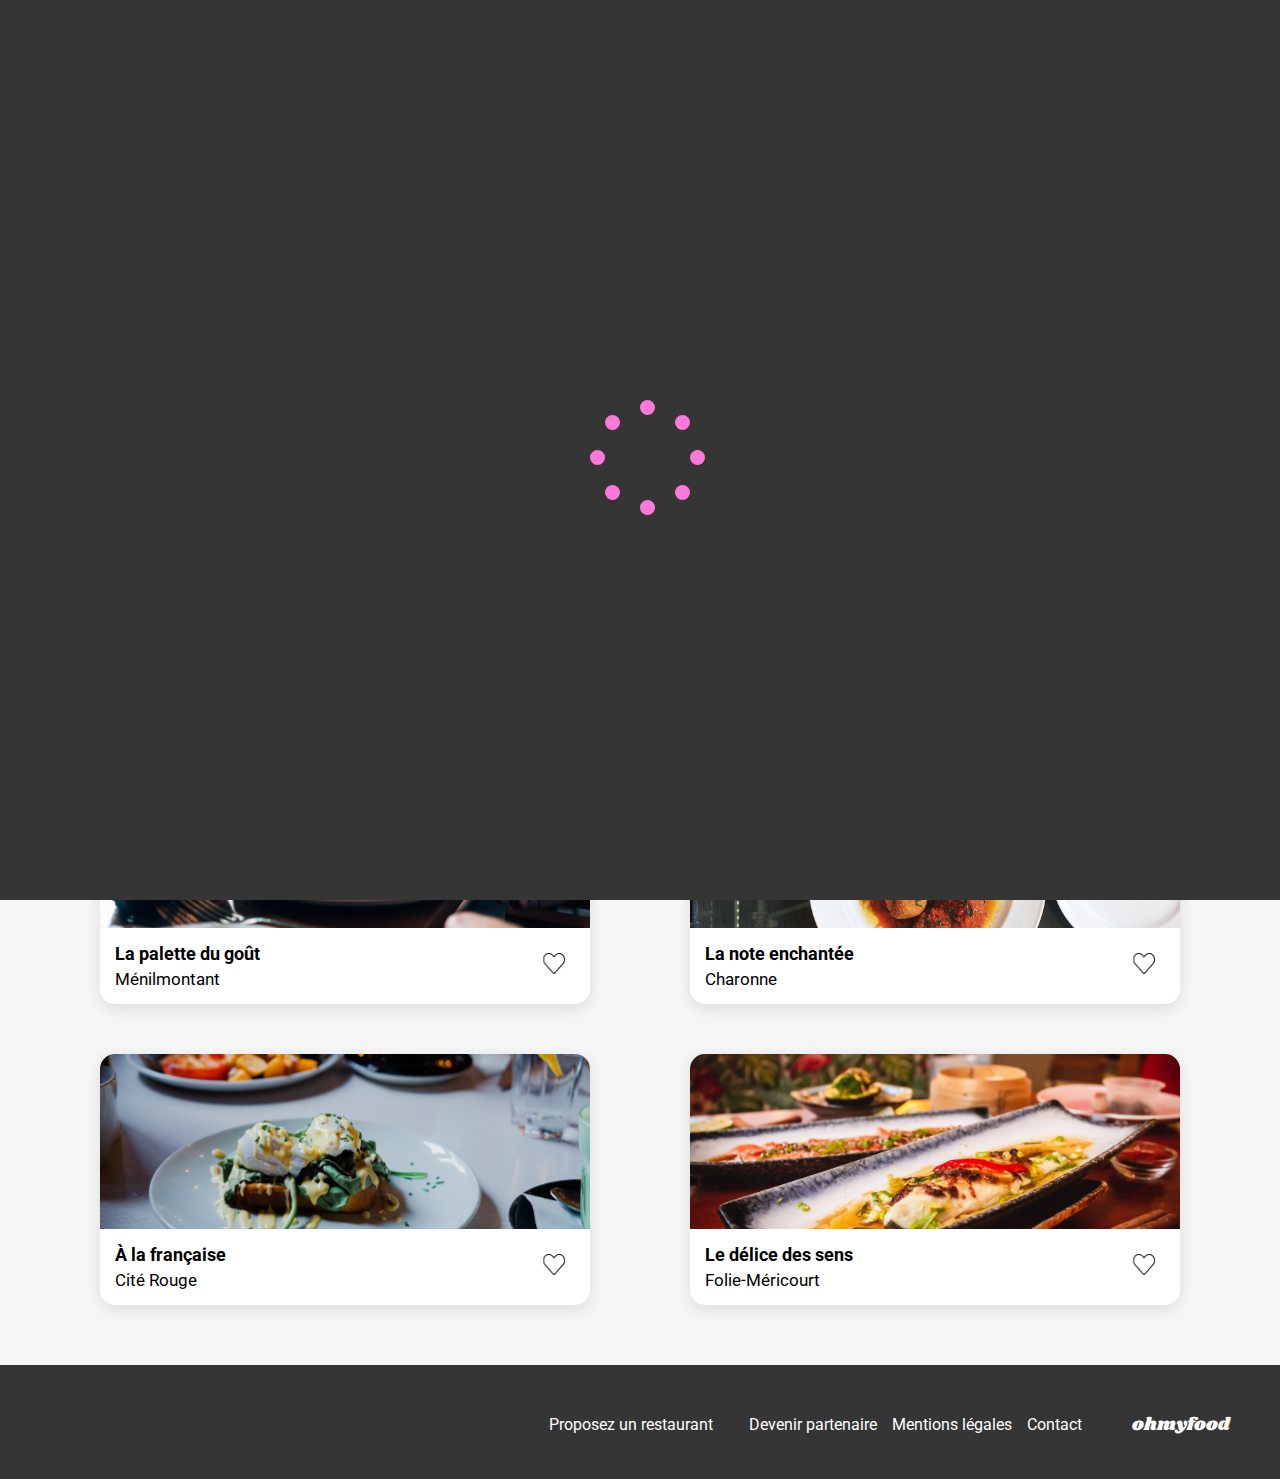
<file: index.html>
<!DOCTYPE html>
<html lang="fr">
  <head>
    <meta charset="UTF-8" />
    <meta name="viewport" content="width=device-width, initial-scale=1.0" />
    <title>Ohmyfood</title>
    <link rel="preconnect" href="https://fonts.googleapis.com" />
    <link rel="preconnect" href="https://fonts.gstatic.com" crossorigin />
    <link
      href="https://fonts.googleapis.com/css2?family=Roboto:ital,wght@0,100;0,300;0,400;0,500;0,700;0,900;1,100;1,300;1,400;1,500;1,700;1,900&family=Shrikhand&display=swap"
      rel="stylesheet"
    />
    <link
      rel="stylesheet"
      href="https://cdnjs.cloudflare.com/ajax/libs/font-awesome/6.2.1/css/all.min.css"
      integrity="sha512-MV7K8+y+gLIBoVD59lQIYicR65iaqukzvf/nwasF0nqhPay5w/9lJmVM2hMDcnK1OnMGCdVK+iQrJ7lzPJQd1w=="
      crossorigin="anonymous"
      referrerpolicy="no-referrer"
    />
    <link rel="stylesheet" href="./assets/css/styles.css" />
  </head>

  <body>
    <div class="loader">
      <div class="loader__container">
        <div class="loader__container-dot"></div>
        <div class="loader__container-dot"></div>
        <div class="loader__container-dot"></div>
        <div class="loader__container-dot"></div>
        <div class="loader__container-dot"></div>
        <div class="loader__container-dot"></div>
        <div class="loader__container-dot"></div>
        <div class="loader__container-dot"></div>
      </div>
    </div>

    <header class="header">
      <div class="header__logo">
        <h1>ohmyfood</h1>
      </div>
      <div class="header__location">
        <i class="fa-solid fa-location-dot"></i>
        <p>Paris, Belleville</p>
      </div>
    </header>

    <main>
      <section class="introduction">
        <h2>Réservez le menu qui vous convient</h2>
        <p>
          Découvrez des restaurants d’exception, sélectionnés par nos soins.
        </p>
        <a href="#restaurant" class="button-primary">
          Explorer nos restaurants</a
        >
      </section>

      <section class="tutorial">
        <div class="tutorial__title section-title">
          <h2>Fonctionnement</h2>
        </div>
        <div class="tutorial__steps">
          <div class="tutorial__step">
            <div class="tutorial__step-number">1</div>
            <div class="tutorial__step-content">
              <i
                class="tutorial__step-icon fa-solid fa-mobile-screen-button"
              ></i>
              <p>Choisissez un restaurant</p>
            </div>
          </div>
          <div class="tutorial__step">
            <div class="tutorial__step-number">2</div>
            <div class="tutorial__step-content">
              <i class="tutorial__step-icon fa-solid fa-list-ul"></i>
              <p>Composez votre menu</p>
            </div>
          </div>
          <div class="tutorial__step">
            <div class="tutorial__step-number">3</div>
            <div class="tutorial__step-content">
              <i
                class="tutorial__step-icon tutorial__step-icon--purple fa-solid fa-store"
              ></i>
              <p>Dégustez au restaurant</p>
            </div>
          </div>
        </div>
      </section>

      <section class="restaurants" id="restaurant">
        <div class="restaurants__title section-title">
          <h2>Restaurants</h2>
        </div>
        <div class="restaurants__cards">
          <div class="card">
            <a href="pages/la-palette-du-gout.html">
              <article class="card__article">
                <div class="card__article-header">
                  <img
                    src="assets/images/restaurants/jay-wennington-la-palette-du-gout.jpg"
                    alt="Photo du restaurant La palette du goût"
                  />
                  <span class="card__article-header--status">Nouveau</span>
                </div>
                <div class="card__article-content">
                  <div class="card__article-content-text">
                    <h3>La palette du goût</h3>
                    <p>Ménilmontant</p>
                  </div>
                </div>
              </article>
            </a>
            <div class="card-favorite">
              <input type="checkbox" id="like-1" />
              <label for="like-1">
                <img
                  class="heart"
                  src="assets/images/icon/heart.svg"
                  alt="heart"
                />
                <img
                  class="heart-activated"
                  src="assets/images/icon/heart-active.svg"
                  alt="heart activated"
                />
              </label>
            </div>
          </div>

          <div class="card">
            <a href="pages/la-note-enchantee.html">
              <article class="card__article">
                <div class="card__article-header">
                  <img
                    src="assets/images/restaurants/stil-la-note-enchantee.jpg"
                    alt="Photo du restaurant La note enchantée"
                  />
                  <span class="card__article-header--status">Nouveau</span>
                </div>
                <div class="card__article-content">
                  <div class="card__article-content-text">
                    <h3>La note enchantée</h3>
                    <p>Charonne</p>
                  </div>
                </div>
              </article>
            </a>
            <div class="card-favorite">
              <input type="checkbox" id="like-2" />
              <label for="like-2">
                <img
                  class="heart"
                  src="assets/images/icon/heart.svg"
                  alt="heart"
                />
                <img
                  class="heart-activated"
                  src="assets/images/icon/heart-active.svg"
                  alt="heart activated"
                />
              </label>
            </div>
          </div>

          <div class="card">
            <a href="pages/a-la-francaise.html">
              <article class="card__article">
                <div class="card__article-header">
                  <img
                    src="assets/images/restaurants/toa-heftiba-a-la-francaise.jpg"
                    alt="Photo du restaurant À la française"
                  />
                </div>
                <div class="card__article-content">
                  <div class="card__article-content-text">
                    <h3>À la française</h3>
                    <p>Cité Rouge</p>
                  </div>
                </div>
              </article>
            </a>
            <div class="card-favorite">
              <input type="checkbox" id="like-3" />
              <label for="like-3">
                <img
                  class="heart"
                  src="assets/images/icon/heart.svg"
                  alt="heart"
                />
                <img
                  class="heart-activated"
                  src="assets/images/icon/heart-active.svg"
                  alt="heart activated"
                />
              </label>
            </div>
          </div>

          <div class="card">
            <a href="pages/le-delice-des-sens.html">
              <article class="card__article">
                <div class="card__article-header">
                  <img
                    src="assets/images/restaurants/louis-hansel-le-delice-des-sens.jpg"
                    alt="Photo du restaurant Le délice des sens"
                  />
                </div>
                <div class="card__article-content">
                  <div class="card__article-content-text">
                    <h3>Le délice des sens</h3>
                    <p>Folie-Méricourt</p>
                  </div>
                </div>
              </article>
            </a>
            <div class="card-favorite">
              <input type="checkbox" id="like-4" />
              <label for="like-4">
                <img
                  class="heart"
                  src="assets/images/icon/heart.svg"
                  alt="heart"
                />
                <img
                  class="heart-activated"
                  src="assets/images/icon/heart-active.svg"
                  alt="heart activated"
                />
              </label>
            </div>
          </div>
        </div>
      </section>
    </main>

    <footer class="footer">
      <h4>ohmyfood</h4>
      <div class="footer__links">
        <a href="#">
          <i class="fa-solid fa-utensils"></i>
          Proposez un restaurant
        </a>
        <a href="#">
          <i class="fa-solid fa-handshake-angle"></i>
          Devenir partenaire
        </a>
        <a href="#">Mentions légales</a>
        <a href="mailto:contact@ohmyfood.com">Contact</a>
      </div>
    </footer>
  </body>
</html>
</file>
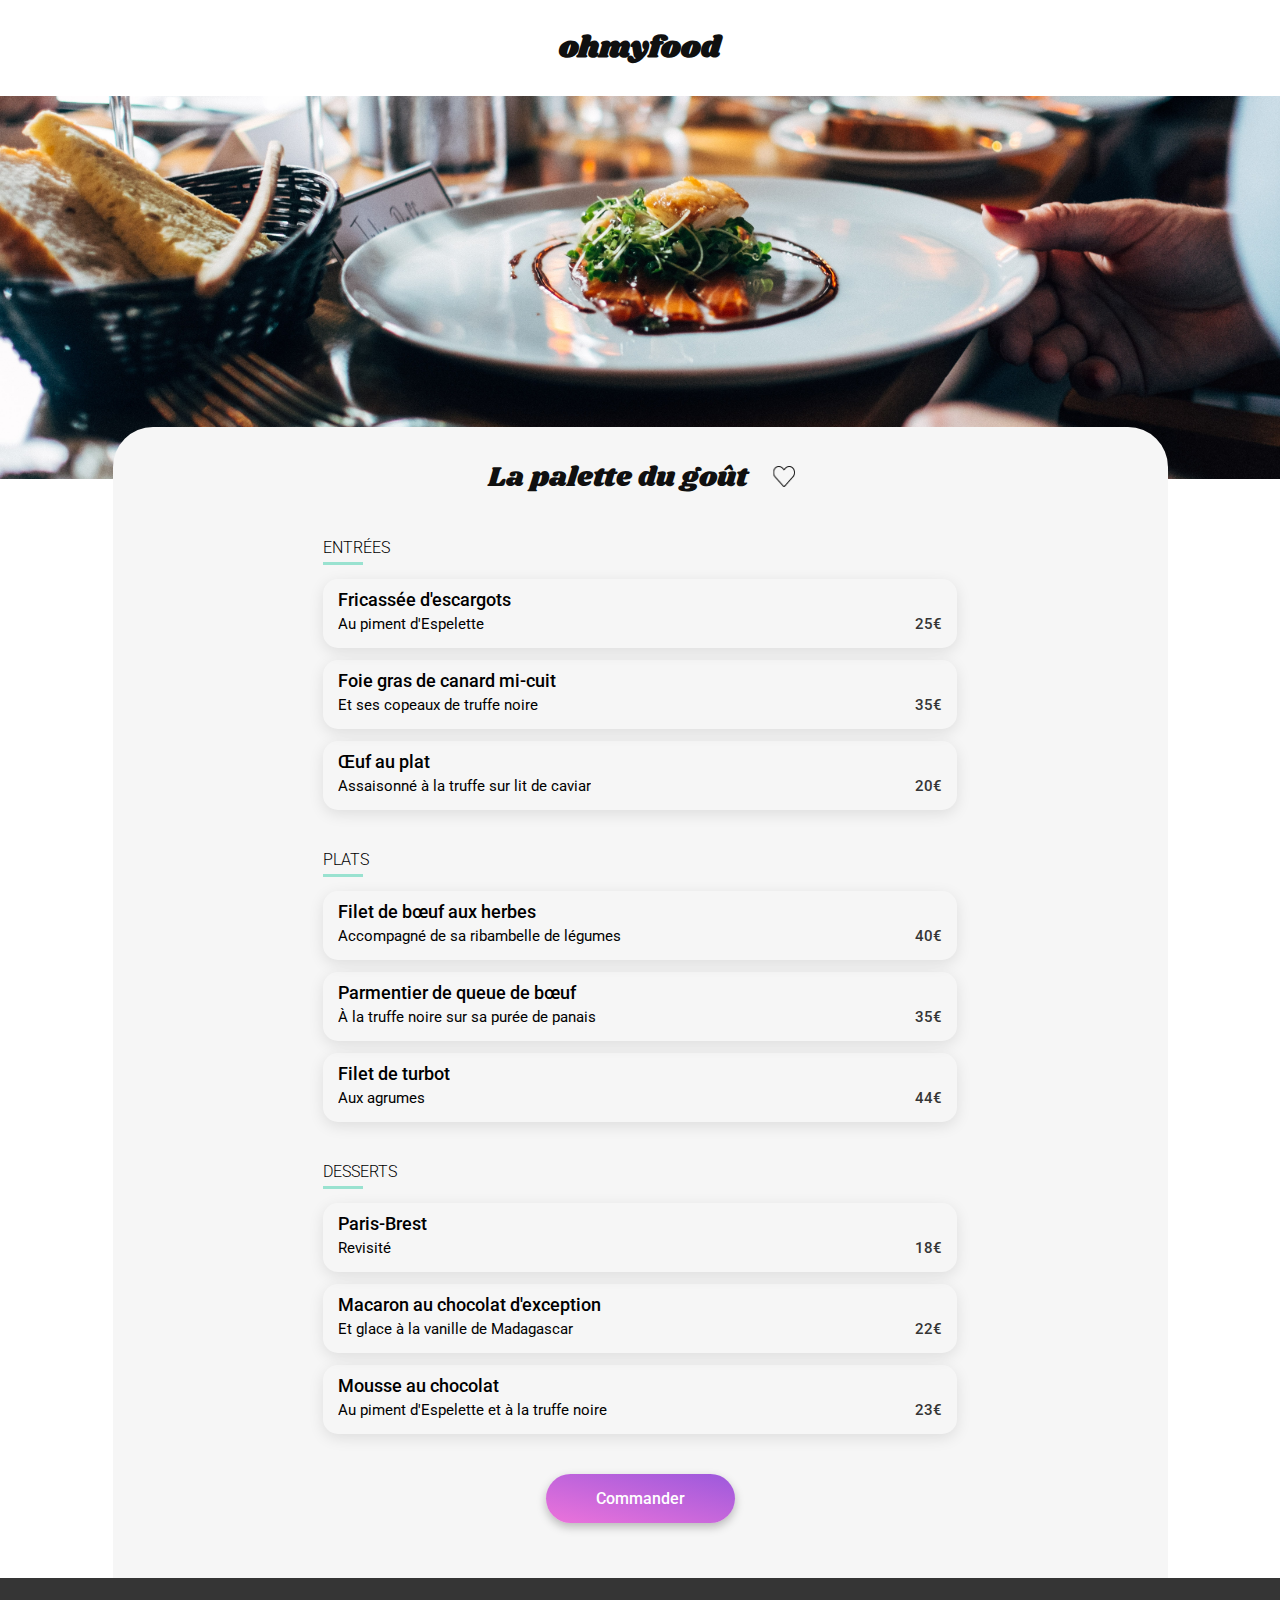
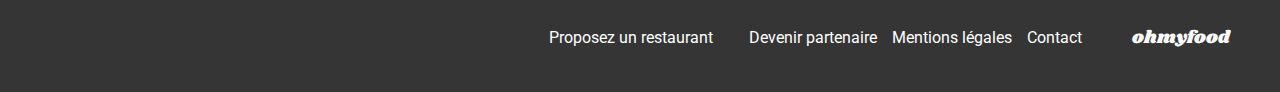
<file: menu-1.html>
<!DOCTYPE html>
<html lang="fr">
  <head>
    <meta charset="UTF-8" />
    <meta name="viewport" content="width=device-width, initial-scale=1.0" />
    <title>Menu - La Palette du goût</title>
    <link rel="preconnect" href="https://fonts.googleapis.com" />
    <link rel="preconnect" href="https://fonts.gstatic.com" crossorigin />
    <link
      href="https://fonts.googleapis.com/css2?family=Roboto:ital,wght@0,100;0,300;0,400;0,500;0,700;0,900;1,100;1,300;1,400;1,500;1,700;1,900&family=Shrikhand&display=swap"
      rel="stylesheet"
    />
    <link
      rel="stylesheet"
      href="https://cdnjs.cloudflare.com/ajax/libs/font-awesome/6.2.1/css/all.min.css"
      integrity="sha512-MV7K8+y+gLIBoVD59lQIYicR65iaqukzvf/nwasF0nqhPay5w/9lJmVM2hMDcnK1OnMGCdVK+iQrJ7lzPJQd1w=="
      crossorigin="anonymous"
      referrerpolicy="no-referrer"
    />
    <link rel="stylesheet" href="./assets/css/styles.css" />
  </head>

  <body>
    <header>
      <div class="menu-header">
        <a href="index.html"><i class="fa-solid fa-arrow-left"></i></a>
        <h1 class="menu-header__logo">ohmyfood</h1>
      </div>
      <div class="menu-header__picture">
        <img
          src="assets/images/restaurants/jay-wennington-la-palette-du-gout.jpg"
          alt="Photo du restaurant La palette du goût"
        />
      </div>
    </header>

    <main class="menu-container">
      <div class="main-title">
        <h2>La palette du goût</h2>
        <div class="menu-favorite">
          <input type="checkbox" id="like-5" />
          <label for="like-5">
            <img class="heart" src="assets/images/icon/heart.svg" alt="heart" />
            <img
              class="heart-activated"
              src="assets/images/icon/heart-active.svg"
              alt="heart activated"
            />
          </label>
        </div>
      </div>

      <section class="menu">
        <h2>ENTRÉES</h2>

        <input type="checkbox" name="menu-checked" id="menu-checked-1" />
        <label for="menu-checked-1">
          <span class="menu__card menu-1">
            <span class="menu__card-name">
              <span class="menu__card-name--title">Fricassée d'escargots</span>
              <span class="menu__card-name--subtitle">
                Au piment d'Espelette</span
              >
            </span>
            <span class="menu__card-right-side">
              <span class="menu__card-right-side--price">25€</span>
              <span class="menu__card-right-side--anim-check">
                <img
                  src="assets/images/icon/menu-selected.svg"
                  alt="Selected icon"
                />
              </span>
            </span>
          </span>
        </label>

        <input type="checkbox" name="menu-checked" id="menu-checked-2" />
        <label for="menu-checked-2">
          <span class="menu__card menu-1">
            <span class="menu__card-name">
              <span class="menu__card-name--title"
                >Foie gras de canard mi-cuit</span
              >
              <span class="menu__card-name--subtitle"
                >Et ses copeaux de truffe noire</span
              >
            </span>
            <span class="menu__card-right-side">
              <span class="menu__card-right-side--price">35€</span>
              <span class="menu__card-right-side--anim-check">
                <img
                  src="assets/images/icon/menu-selected.svg"
                  alt="Selected icon"
                />
              </span>
            </span>
          </span>
        </label>

        <input type="checkbox" name="menu-checked" id="menu-checked-3" />
        <label for="menu-checked-3">
          <span class="menu__card menu-1">
            <span class="menu__card-name">
              <span class="menu__card-name--title">Œuf au plat</span>
              <span class="menu__card-name--subtitle"
                >Assaisonné à la truffe sur lit de caviar</span
              >
            </span>
            <span class="menu__card-right-side">
              <span class="menu__card-right-side--price">20€</span>
              <span class="menu__card-right-side--anim-check">
                <img
                  src="assets/images/icon/menu-selected.svg"
                  alt="Selected icon"
                />
              </span>
            </span>
          </span>
        </label>
      </section>

      <section class="menu">
        <h2>PLATS</h2>

        <input type="checkbox" name="menu-checked" id="menu-checked-4" />
        <label for="menu-checked-4">
          <span class="menu__card menu-2">
            <span class="menu__card-name">
              <span class="menu__card-name--title"
                >Filet de bœuf aux herbes</span
              >
              <span class="menu__card-name--subtitle"
                >Accompagné de sa ribambelle de légumes</span
              >
            </span>
            <span class="menu__card-right-side">
              <span class="menu__card-right-side--price">40€</span>
              <span class="menu__card-right-side--anim-check">
                <img
                  src="assets/images/icon/menu-selected.svg"
                  alt="Selected icon"
                />
              </span>
            </span>
          </span>
        </label>

        <input type="checkbox" name="menu-checked" id="menu-checked-5" />
        <label for="menu-checked-5">
          <span class="menu__card menu-2">
            <span class="menu__card-name">
              <span class="menu__card-name--title"
                >Parmentier de queue de bœuf</span
              >
              <span class="menu__card-name--subtitle"
                >À la truffe noire sur sa purée de panais</span
              >
            </span>
            <span class="menu__card-right-side">
              <span class="menu__card-right-side--price">35€</span>
              <span class="menu__card-right-side--anim-check">
                <img
                  src="assets/images/icon/menu-selected.svg"
                  alt="Selected icon"
                />
              </span>
            </span>
          </span>
        </label>

        <input type="checkbox" name="menu-checked" id="menu-checked-6" />
        <label for="menu-checked-6">
          <span class="menu__card menu-2">
            <span class="menu__card-name">
              <span class="menu__card-name--title">Filet de turbot</span>
              <span class="menu__card-name--subtitle">Aux agrumes</span>
            </span>
            <span class="menu__card-right-side">
              <span class="menu__card-right-side--price">44€</span>
              <span class="menu__card-right-side--anim-check">
                <img
                  src="assets/images/icon/menu-selected.svg"
                  alt="Selected icon"
                />
              </span>
            </span>
          </span>
        </label>
      </section>

      <section class="menu">
        <h2>DESSERTS</h2>

        <input type="checkbox" name="menu-checked" id="menu-checked-7" />
        <label for="menu-checked-7">
          <span class="menu__card menu-3">
            <span class="menu__card-name">
              <span class="menu__card-name--title">Paris-Brest</span>
              <span class="menu__card-name--subtitle">Revisité</span>
            </span>
            <span class="menu__card-right-side">
              <span class="menu__card-right-side--price">18€</span>
              <span class="menu__card-right-side--anim-check">
                <img
                  src="assets/images/icon/menu-selected.svg"
                  alt="Selected icon"
                />
              </span>
            </span>
          </span>
        </label>

        <input type="checkbox" name="menu-checked" id="menu-checked-8" />
        <label for="menu-checked-8">
          <span class="menu__card menu-3">
            <span class="menu__card-name">
              <span class="menu__card-name--title"
                >Macaron au chocolat d'exception</span
              >
              <span class="menu__card-name--subtitle"
                >Et glace à la vanille de Madagascar</span
              >
            </span>
            <span class="menu__card-right-side">
              <span class="menu__card-right-side--price">22€</span>
              <span class="menu__card-right-side--anim-check">
                <img
                  src="assets/images/icon/menu-selected.svg"
                  alt="Selected icon"
                />
              </span>
            </span>
          </span>
        </label>

        <input type="checkbox" name="menu-checked" id="menu-checked-9" />
        <label for="menu-checked-9">
          <span class="menu__card menu-3">
            <span class="menu__card-name">
              <span class="menu__card-name--title">Mousse au chocolat</span>
              <span class="menu__card-name--subtitle"
                >Au piment d'Espelette et à la truffe noire</span
              >
            </span>
            <span class="menu__card-right-side">
              <span class="menu__card-right-side--price">23€</span>
              <span class="menu__card-right-side--anim-check">
                <img
                  src="assets/images/icon/menu-selected.svg"
                  alt="Selected icon"
                />
              </span>
            </span>
          </span>
        </label>
      </section>

      <div class="button-container">
        <a href="#" class="button-primary">Commander</a>
      </div>
    </main>

    <footer class="footer menu-footer">
      <h4>ohmyfood</h4>
      <div class="footer__links">
        <a href="#">
          <i class="fa-solid fa-utensils"></i>
          Proposez un restaurant
        </a>
        <a href="#">
          <i class="fa-solid fa-handshake-angle"></i>
          Devenir partenaire
        </a>
        <a href="#">Mentions légales</a>
        <a href="#">Contact</a>
      </div>
    </footer>
  </body>
</html>
</file>
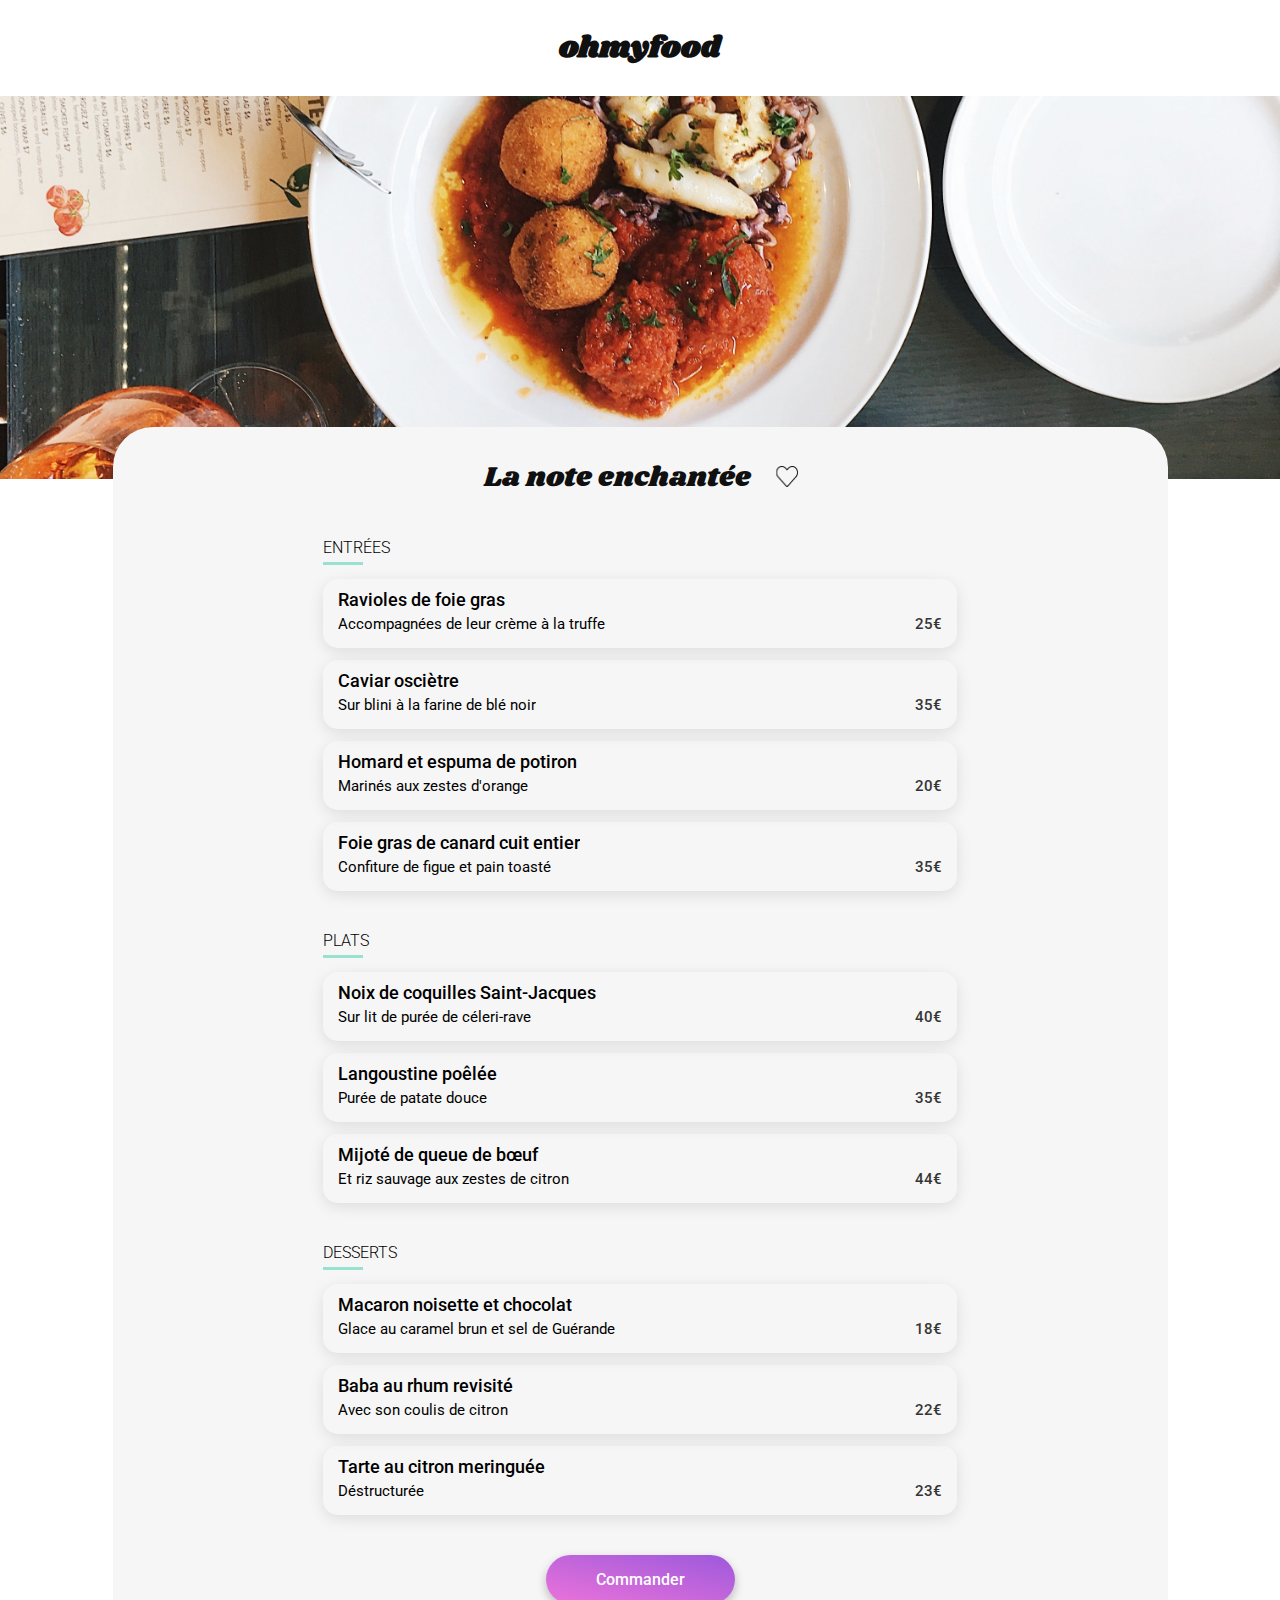
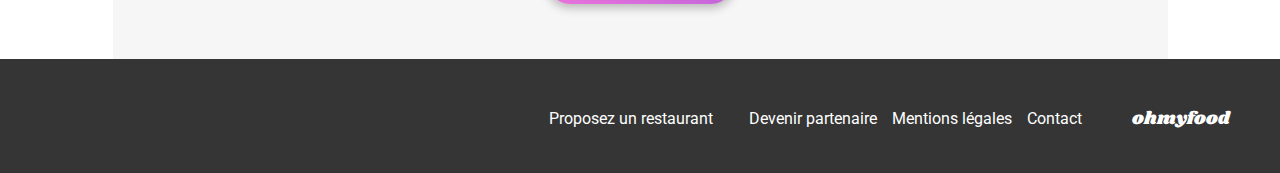
<file: menu-2.html>
<!DOCTYPE html>
<html lang="fr">
  <head>
    <meta charset="UTF-8" />
    <meta name="viewport" content="width=device-width, initial-scale=1.0" />
    <title>Menu - La note enchantée</title>
    <link rel="preconnect" href="https://fonts.googleapis.com" />
    <link rel="preconnect" href="https://fonts.gstatic.com" crossorigin />
    <link
      href="https://fonts.googleapis.com/css2?family=Roboto:ital,wght@0,100;0,300;0,400;0,500;0,700;0,900;1,100;1,300;1,400;1,500;1,700;1,900&family=Shrikhand&display=swap"
      rel="stylesheet"
    />
    <link
      rel="stylesheet"
      href="https://cdnjs.cloudflare.com/ajax/libs/font-awesome/6.2.1/css/all.min.css"
      integrity="sha512-MV7K8+y+gLIBoVD59lQIYicR65iaqukzvf/nwasF0nqhPay5w/9lJmVM2hMDcnK1OnMGCdVK+iQrJ7lzPJQd1w=="
      crossorigin="anonymous"
      referrerpolicy="no-referrer"
    />
    <link rel="stylesheet" href="./assets/css/styles.css" />
  </head>

  <body>
    <header>
      <div class="menu-header">
        <a href="index.html"><i class="fa-solid fa-arrow-left"></i></a>
        <h1 class="menu-header__logo">ohmyfood</h1>
      </div>
      <div class="menu-header__picture">
        <img
          src="assets/images/restaurants/stil-la-note-enchantee.jpg"
          alt="Photo du restaurant La note enchantée"
        />
      </div>
    </header>
    <main class="menu-container">
      <div class="main-title">
        <h2>La note enchantée</h2>
        <div class="menu-favorite">
          <input type="checkbox" id="like-6" />
          <label for="like-6">
            <img class="heart" src="assets/images/icon/heart.svg" alt="heart" />
            <img
              class="heart-activated"
              src="assets/images/icon/heart-active.svg"
              alt="heart activated"
            />
          </label>
        </div>
      </div>

      <section class="menu">
        <h2>ENTRÉES</h2>
        <input type="checkbox" name="menu-checked" id="menu-checked-10" />
        <label for="menu-checked-10">
          <span class="menu__card menu-1">
            <span class="menu__card-name">
              <span class="menu__card-name--title">Ravioles de foie gras</span>
              <span class="menu__card-name--subtitle"
                >Accompagnées de leur crème à la truffe</span
              >
            </span>
            <span class="menu__card-right-side">
              <span class="menu__card-right-side--price">25€</span>
              <span class="menu__card-right-side--anim-check">
                <img
                  src="assets/images/icon/menu-selected.svg"
                  alt="Selected icon"
                />
              </span>
            </span>
          </span>
        </label>

        <input type="checkbox" name="menu-checked" id="menu-checked-11" />
        <label for="menu-checked-11">
          <span class="menu__card menu-1">
            <span class="menu__card-name">
              <span class="menu__card-name--title">Caviar osciètre</span>
              <span class="menu__card-name--subtitle"
                >Sur blini à la farine de blé noir</span
              >
            </span>
            <span class="menu__card-right-side">
              <span class="menu__card-right-side--price">35€</span>
              <span class="menu__card-right-side--anim-check">
                <img
                  src="assets/images/icon/menu-selected.svg"
                  alt="Selected icon"
                />
              </span>
            </span>
          </span>
        </label>

        <input type="checkbox" name="menu-checked" id="menu-checked-12" />
        <label for="menu-checked-12">
          <span class="menu__card menu-1">
            <span class="menu__card-name">
              <span class="menu__card-name--title"
                >Homard et espuma de potiron</span
              >
              <span class="menu__card-name--subtitle"
                >Marinés aux zestes d'orange</span
              >
            </span>
            <span class="menu__card-right-side">
              <span class="menu__card-right-side--price">20€</span>
              <span class="menu__card-right-side--anim-check">
                <img
                  src="assets/images/icon/menu-selected.svg"
                  alt="Selected icon"
                />
              </span>
            </span>
          </span>
        </label>

        <input type="checkbox" name="menu-checked" id="menu-checked-13" />
        <label for="menu-checked-13">
          <span class="menu__card menu-1">
            <span class="menu__card-name">
              <span class="menu__card-name--title"
                >Foie gras de canard cuit entier</span
              >
              <span class="menu__card-name--subtitle"
                >Confiture de figue et pain toasté</span
              >
            </span>
            <span class="menu__card-right-side">
              <span class="menu__card-right-side--price">35€</span>
              <span class="menu__card-right-side--anim-check">
                <img
                  src="assets/images/icon/menu-selected.svg"
                  alt="Selected icon"
                />
              </span>
            </span>
          </span>
        </label>
      </section>

      <section class="menu">
        <h2>PLATS</h2>

        <input type="checkbox" name="menu-checked" id="menu-checked-14" />
        <label for="menu-checked-14">
          <span class="menu__card menu-2">
            <span class="menu__card-name">
              <span class="menu__card-name--title"
                >Noix de coquilles Saint-Jacques</span
              >
              <span class="menu__card-name--subtitle"
                >Sur lit de purée de céleri-rave</span
              >
            </span>
            <span class="menu__card-right-side">
              <span class="menu__card-right-side--price">40€</span>
              <span class="menu__card-right-side--anim-check">
                <img
                  src="assets/images/icon/menu-selected.svg"
                  alt="Selected icon"
                />
              </span>
            </span>
          </span>
        </label>

        <input type="checkbox" name="menu-checked" id="menu-checked-15" />
        <label for="menu-checked-15">
          <span class="menu__card menu-2">
            <span class="menu__card-name">
              <span class="menu__card-name--title">Langoustine poêlée</span>
              <span class="menu__card-name--subtitle"
                >Purée de patate douce</span
              >
            </span>
            <span class="menu__card-right-side">
              <span class="menu__card-right-side--price">35€</span>
              <span class="menu__card-right-side--anim-check">
                <img
                  src="assets/images/icon/menu-selected.svg"
                  alt="Selected icon"
                />
              </span>
            </span>
          </span>
        </label>

        <input type="checkbox" name="menu-checked" id="menu-checked-16" />
        <label for="menu-checked-16">
          <span class="menu__card menu-2">
            <span class="menu__card-name">
              <span class="menu__card-name--title"
                >Mijoté de queue de bœuf</span
              >
              <span class="menu__card-name--subtitle"
                >Et riz sauvage aux zestes de citron</span
              >
            </span>
            <span class="menu__card-right-side">
              <span class="menu__card-right-side--price">44€</span>
              <span class="menu__card-right-side--anim-check">
                <img
                  src="assets/images/icon/menu-selected.svg"
                  alt="Selected icon"
                />
              </span>
            </span>
          </span>
        </label>
      </section>

      <section class="menu">
        <h2>DESSERTS</h2>

        <input type="checkbox" name="menu-checked" id="menu-checked-17" />
        <label for="menu-checked-17">
          <span class="menu__card menu-3">
            <span class="menu__card-name">
              <span class="menu__card-name--title"
                >Macaron noisette et chocolat</span
              >
              <span class="menu__card-name--subtitle"
                >Glace au caramel brun et sel de Guérande</span
              >
            </span>
            <span class="menu__card-right-side">
              <span class="menu__card-right-side--price">18€</span>
              <span class="menu__card-right-side--anim-check">
                <img
                  src="assets/images/icon/menu-selected.svg"
                  alt="Selected icon"
                />
              </span>
            </span>
          </span>
        </label>

        <input type="checkbox" name="menu-checked" id="menu-checked-18" />
        <label for="menu-checked-18">
          <span class="menu__card menu-3">
            <span class="menu__card-name">
              <span class="menu__card-name--title">Baba au rhum revisité</span>
              <span class="menu__card-name--subtitle"
                >Avec son coulis de citron</span
              >
            </span>
            <span class="menu__card-right-side">
              <span class="menu__card-right-side--price">22€</span>
              <span class="menu__card-right-side--anim-check">
                <img
                  src="assets/images/icon/menu-selected.svg"
                  alt="Selected icon"
                />
              </span>
            </span>
          </span>
        </label>

        <input type="checkbox" name="menu-checked" id="menu-checked-19" />
        <label for="menu-checked-19">
          <span class="menu__card menu-3">
            <span class="menu__card-name">
              <span class="menu__card-name--title"
                >Tarte au citron meringuée</span
              >
              <span class="menu__card-name--subtitle">Déstructurée</span>
            </span>
            <span class="menu__card-right-side">
              <span class="menu__card-right-side--price">23€</span>
              <span class="menu__card-right-side--anim-check">
                <img
                  src="assets/images/icon/menu-selected.svg"
                  alt="Selected icon"
                />
              </span>
            </span>
          </span>
        </label>
      </section>

      <div class="button-container">
        <a href="#" class="button-primary">Commander</a>
      </div>
    </main>

    <footer class="footer menu-footer">
      <h4>ohmyfood</h4>
      <div class="footer__links">
        <a href="#">
          <i class="fa-solid fa-utensils"></i>
          Proposez un restaurant
        </a>
        <a href="#">
          <i class="fa-solid fa-handshake-angle"></i>
          Devenir partenaire
        </a>
        <a href="#">Mentions légales</a>
        <a href="#">Contact</a>
      </div>
    </footer>
  </body>
</html>
</file>
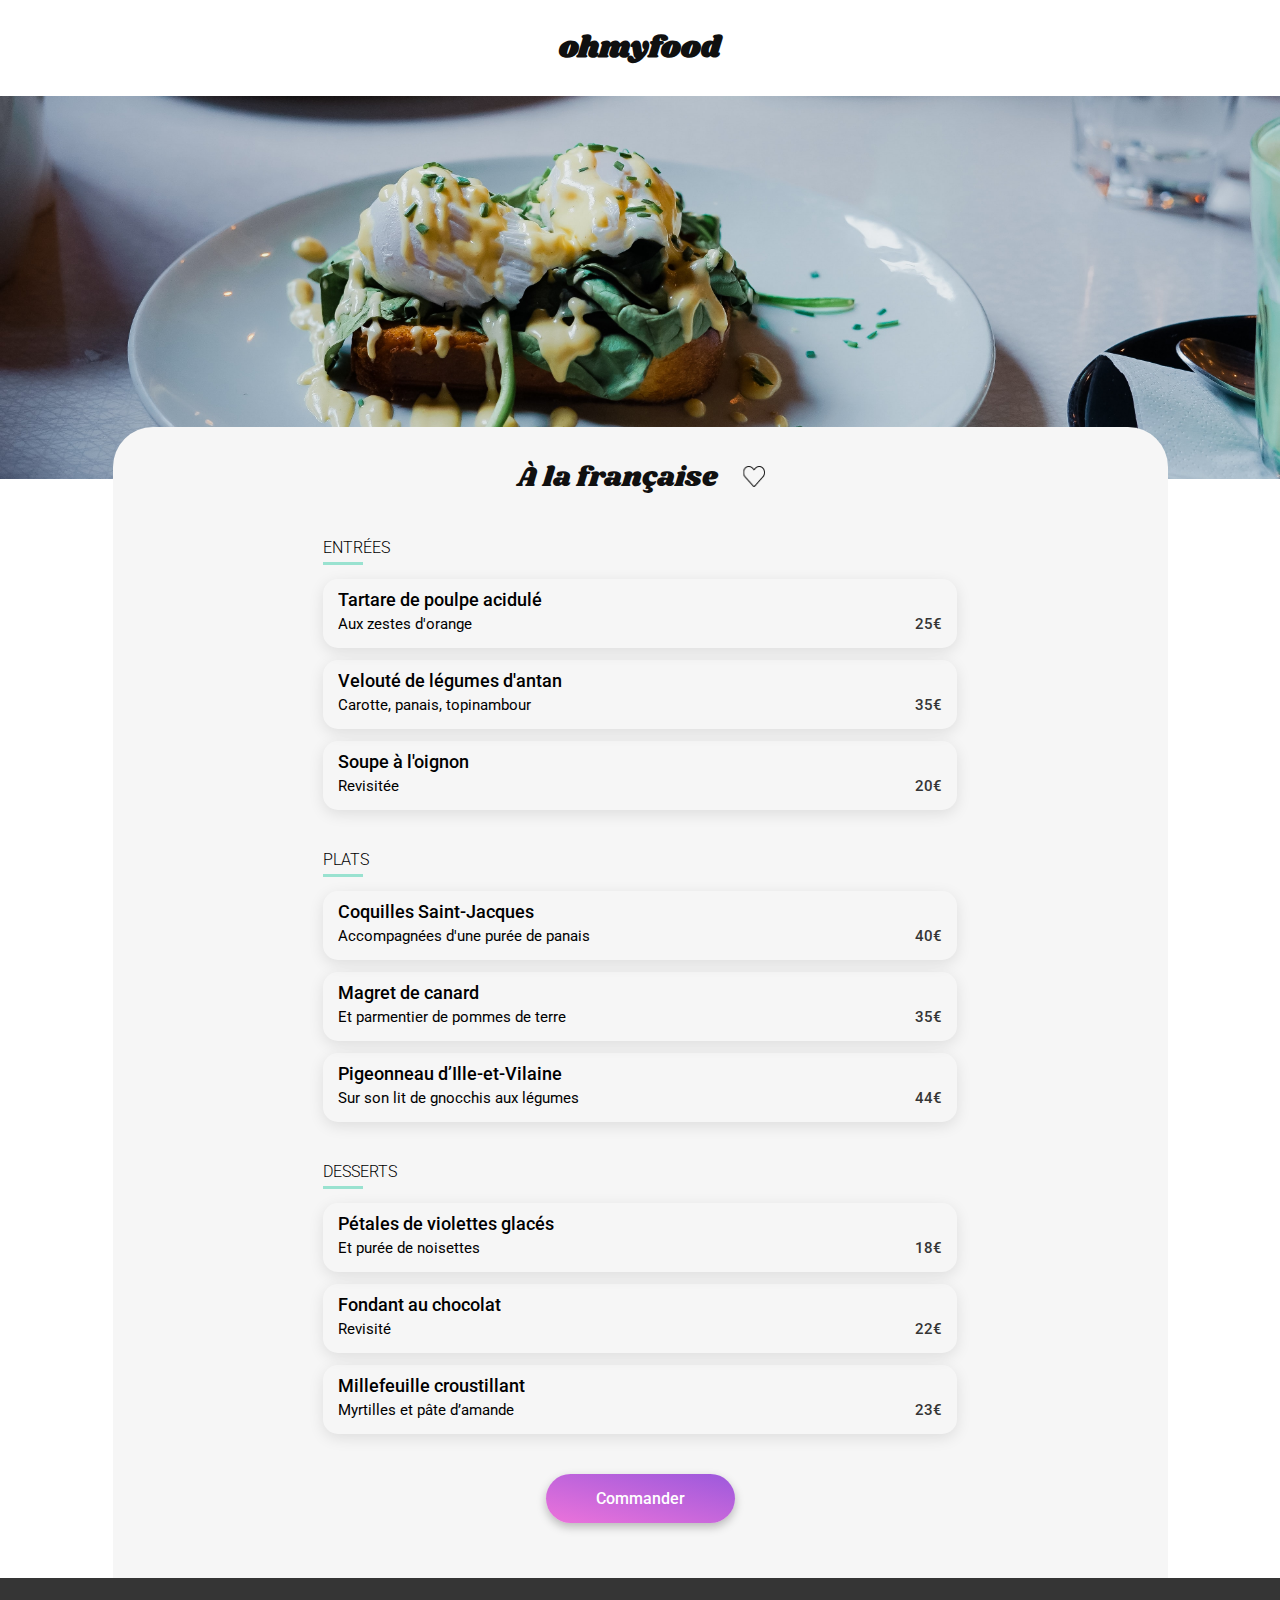
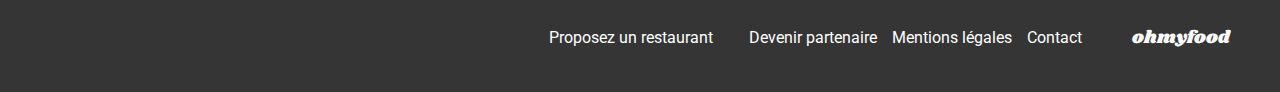
<file: menu-3.html>
<!DOCTYPE html>
<html lang="fr">
  <head>
    <meta charset="UTF-8" />
    <meta name="viewport" content="width=device-width, initial-scale=1.0" />
    <title>Menu - À la française</title>
    <link rel="preconnect" href="https://fonts.googleapis.com" />
    <link rel="preconnect" href="https://fonts.gstatic.com" crossorigin />
    <link
      href="https://fonts.googleapis.com/css2?family=Roboto:ital,wght@0,100;0,300;0,400;0,500;0,700;0,900;1,100;1,300;1,400;1,500;1,700;1,900&family=Shrikhand&display=swap"
      rel="stylesheet"
    />
    <link
      rel="stylesheet"
      href="https://cdnjs.cloudflare.com/ajax/libs/font-awesome/6.2.1/css/all.min.css"
      integrity="sha512-MV7K8+y+gLIBoVD59lQIYicR65iaqukzvf/nwasF0nqhPay5w/9lJmVM2hMDcnK1OnMGCdVK+iQrJ7lzPJQd1w=="
      crossorigin="anonymous"
      referrerpolicy="no-referrer"
    />
    <link rel="stylesheet" href="./assets/css/styles.css" />
  </head>

  <body>
    <header>
      <div class="menu-header">
        <a href="index.html"><i class="fa-solid fa-arrow-left"></i></a>
        <h1 class="menu-header__logo">ohmyfood</h1>
      </div>
      <div class="menu-header__picture">
        <img
          src="assets/images/restaurants/toa-heftiba-a-la-francaise.jpg"
          alt="Photo du restaurant À la française"
        />
      </div>
    </header>
    <main class="menu-container">
      <div class="main-title">
        <h2>À la française</h2>
        <div class="menu-favorite">
          <input type="checkbox" id="like-6" />
          <label for="like-6">
            <img class="heart" src="assets/images/icon/heart.svg" alt="heart" />
            <img
              class="heart-activated"
              src="assets/images/icon/heart-active.svg"
              alt="heart activated"
            />
          </label>
        </div>
      </div>

      <section class="menu">
        <h2>ENTRÉES</h2>

        <input type="checkbox" name="menu-checked" id="menu-checked-20" />
        <label for="menu-checked-20">
          <span class="menu__card menu-1">
            <span class="menu__card-name">
              <span class="menu__card-name--title"
                >Tartare de poulpe acidulé</span
              >
              <span class="menu__card-name--subtitle">Aux zestes d'orange</span>
            </span>
            <span class="menu__card-right-side">
              <span class="menu__card-right-side--price">25€</span>
              <span class="menu__card-right-side--anim-check">
                <img
                  src="assets/images/icon/menu-selected.svg"
                  alt="Selected icon"
                />
              </span>
            </span>
          </span>
        </label>

        <input type="checkbox" name="menu-checked" id="menu-checked-21" />
        <label for="menu-checked-21">
          <span class="menu__card menu-1">
            <span class="menu__card-name">
              <span class="menu__card-name--title"
                >Velouté de légumes d'antan</span
              >
              <span class="menu__card-name--subtitle"
                >Carotte, panais, topinambour</span
              >
            </span>
            <span class="menu__card-right-side">
              <span class="menu__card-right-side--price">35€</span>
              <span class="menu__card-right-side--anim-check">
                <img
                  src="assets/images/icon/menu-selected.svg"
                  alt="Selected icon"
                />
              </span>
            </span>
          </span>
        </label>

        <input type="checkbox" name="menu-checked" id="menu-checked-22" />
        <label for="menu-checked-22">
          <span class="menu__card menu-1">
            <span class="menu__card-name">
              <span class="menu__card-name--title">Soupe à l'oignon</span>
              <span class="menu__card-name--subtitle">Revisitée</span>
            </span>
            <span class="menu__card-right-side">
              <span class="menu__card-right-side--price">20€</span>
              <span class="menu__card-right-side--anim-check">
                <img
                  src="assets/images/icon/menu-selected.svg"
                  alt="Selected icon"
                />
              </span>
            </span>
          </span>
        </label>
      </section>

      <section class="menu">
        <h2>PLATS</h2>

        <input type="checkbox" name="menu-checked" id="menu-checked-23" />
        <label for="menu-checked-23">
          <span class="menu__card menu-2">
            <span class="menu__card-name">
              <span class="menu__card-name--title"
                >Coquilles Saint-Jacques</span
              >
              <span class="menu__card-name--subtitle"
                >Accompagnées d'une purée de panais</span
              >
            </span>
            <span class="menu__card-right-side">
              <span class="menu__card-right-side--price">40€</span>
              <span class="menu__card-right-side--anim-check">
                <img
                  src="assets/images/icon/menu-selected.svg"
                  alt="Selected icon"
                />
              </span>
            </span>
          </span>
        </label>

        <input type="checkbox" name="menu-checked" id="menu-checked-24" />
        <label for="menu-checked-24">
          <span class="menu__card menu-2">
            <span class="menu__card-name">
              <span class="menu__card-name--title">Magret de canard</span>
              <span class="menu__card-name--subtitle"
                >Et parmentier de pommes de terre</span
              >
            </span>
            <span class="menu__card-right-side">
              <span class="menu__card-right-side--price">35€</span>
              <span class="menu__card-right-side--anim-check">
                <img
                  src="assets/images/icon/menu-selected.svg"
                  alt="Selected icon"
                />
              </span>
            </span>
          </span>
        </label>

        <input type="checkbox" name="menu-checked" id="menu-checked-25" />
        <label for="menu-checked-25">
          <span class="menu__card menu-2">
            <span class="menu__card-name">
              <span class="menu__card-name--title"
                >Pigeonneau d’Ille-et-Vilaine</span
              >
              <span class="menu__card-name--subtitle"
                >Sur son lit de gnocchis aux légumes</span
              >
            </span>
            <span class="menu__card-right-side">
              <span class="menu__card-right-side--price">44€</span>
              <span class="menu__card-right-side--anim-check">
                <img
                  src="assets/images/icon/menu-selected.svg"
                  alt="Selected icon"
                />
              </span>
            </span>
          </span>
        </label>
      </section>

      <section class="menu">
        <h2>DESSERTS</h2>

        <input type="checkbox" name="menu-checked" id="menu-checked-26" />
        <label for="menu-checked-26">
          <span class="menu__card menu-3">
            <span class="menu__card-name">
              <span class="menu__card-name--title"
                >Pétales de violettes glacés</span
              >
              <span class="menu__card-name--subtitle"
                >Et purée de noisettes</span
              >
            </span>
            <span class="menu__card-right-side">
              <span class="menu__card-right-side--price">18€</span>
              <span class="menu__card-right-side--anim-check">
                <img
                  src="assets/images/icon/menu-selected.svg"
                  alt="Selected icon"
                />
              </span>
            </span>
          </span>
        </label>

        <input type="checkbox" name="menu-checked" id="menu-checked-27" />
        <label for="menu-checked-27">
          <span class="menu__card menu-3">
            <span class="menu__card-name">
              <span class="menu__card-name--title">Fondant au chocolat</span>
              <span class="menu__card-name--subtitle">Revisité</span>
            </span>
            <span class="menu__card-right-side">
              <span class="menu__card-right-side--price">22€</span>
              <span class="menu__card-right-side--anim-check">
                <img
                  src="assets/images/icon/menu-selected.svg"
                  alt="Selected icon"
                />
              </span>
            </span>
          </span>
        </label>

        <input type="checkbox" name="menu-checked" id="menu-checked-28" />
        <label for="menu-checked-28">
          <span class="menu__card menu-3">
            <span class="menu__card-name">
              <span class="menu__card-name--title"
                >Millefeuille croustillant</span
              >
              <span class="menu__card-name--subtitle"
                >Myrtilles et pâte d’amande</span
              >
            </span>
            <span class="menu__card-right-side">
              <span class="menu__card-right-side--price">23€</span>
              <span class="menu__card-right-side--anim-check">
                <img
                  src="assets/images/icon/menu-selected.svg"
                  alt="Selected icon"
                />
              </span>
            </span>
          </span>
        </label>
      </section>

      <div class="button-container">
        <a href="#" class="button-primary">Commander</a>
      </div>
    </main>

    <footer class="footer menu-footer">
      <h4>ohmyfood</h4>
      <div class="footer__links">
        <a href="#">
          <i class="fa-solid fa-utensils"></i>
          Proposez un restaurant
        </a>
        <a href="#">
          <i class="fa-solid fa-handshake-angle"></i>
          Devenir partenaire
        </a>
        <a href="#">Mentions légales</a>
        <a href="#">Contact</a>
      </div>
    </footer>
  </body>
</html>
</file>
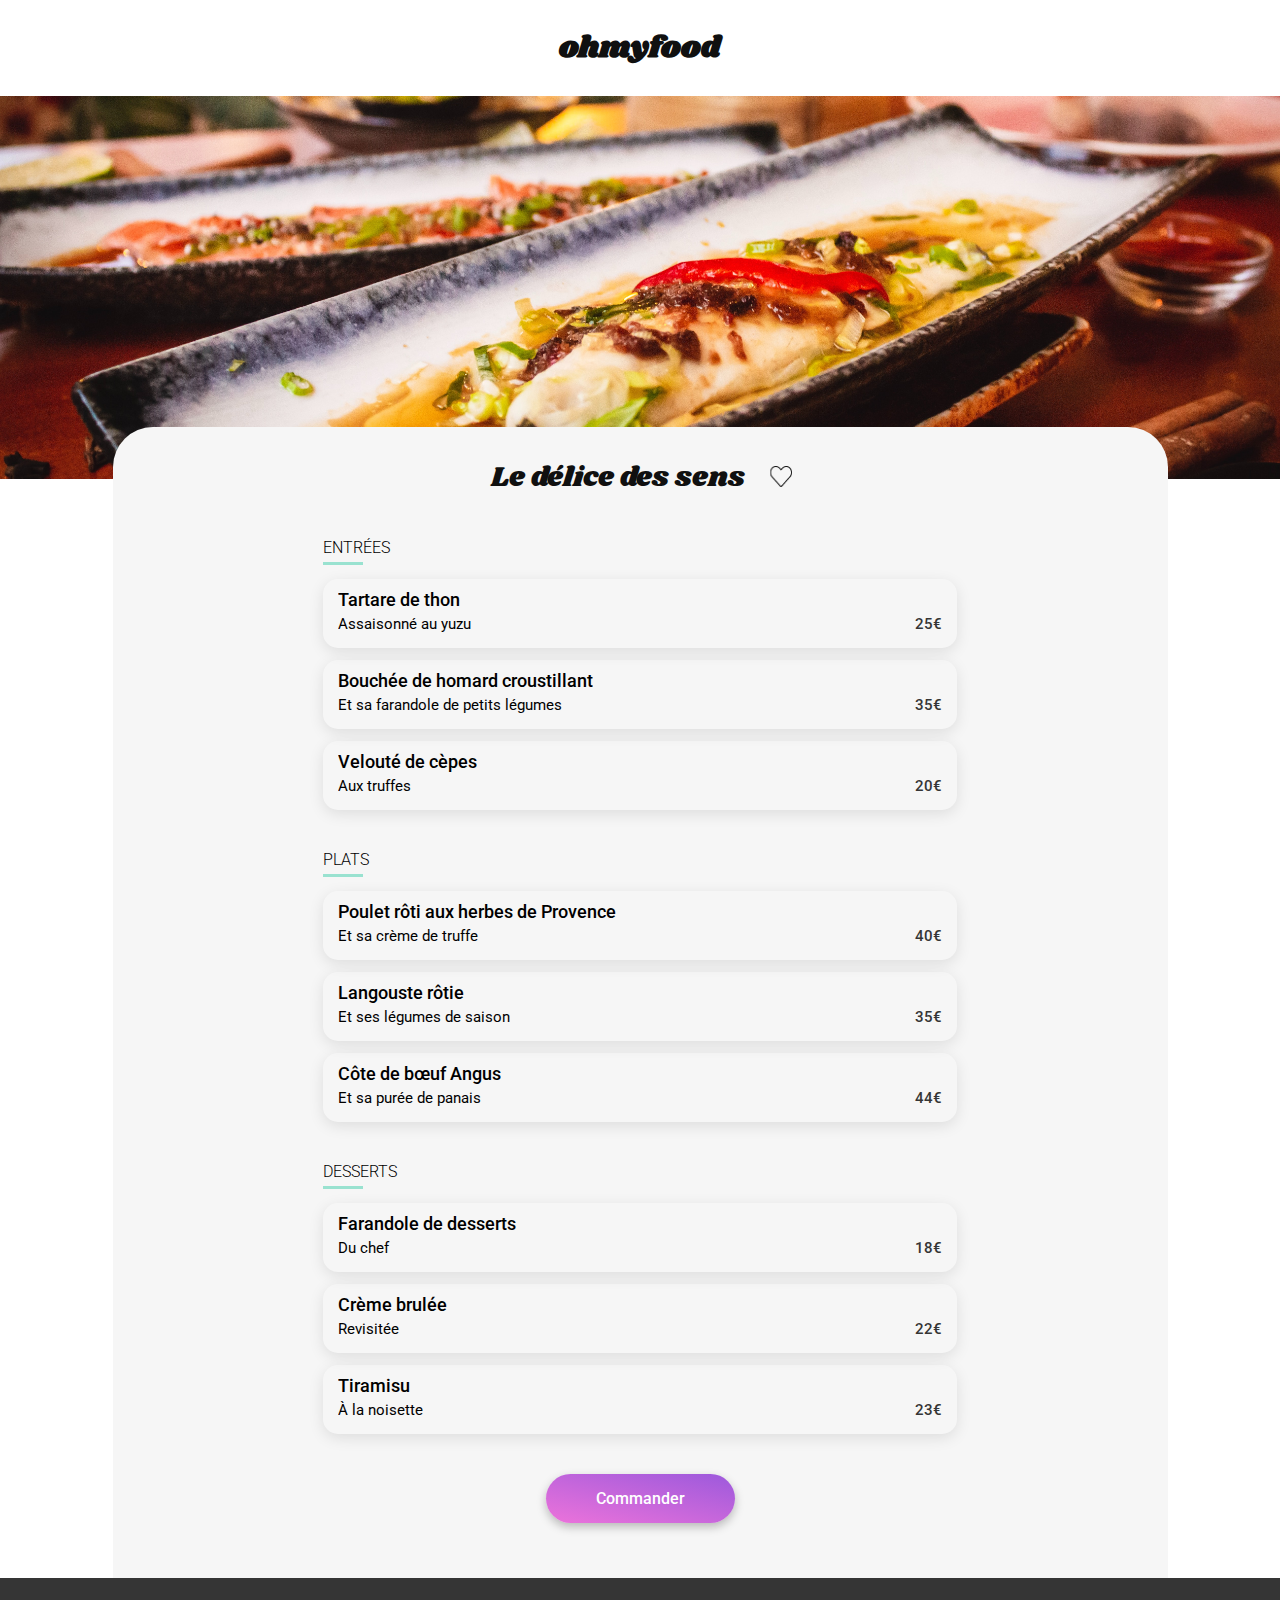
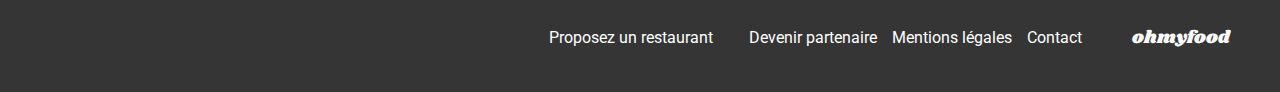
<file: menu-4.html>
<!DOCTYPE html>
<html lang="fr">
  <head>
    <meta charset="UTF-8" />
    <meta name="viewport" content="width=device-width, initial-scale=1.0" />
    <title>Menu - Le délice des sens</title>
    <link rel="preconnect" href="https://fonts.googleapis.com" />
    <link rel="preconnect" href="https://fonts.gstatic.com" crossorigin />
    <link
      href="https://fonts.googleapis.com/css2?family=Roboto:ital,wght@0,100;0,300;0,400;0,500;0,700;0,900;1,100;1,300;1,400;1,500;1,700;1,900&family=Shrikhand&display=swap"
      rel="stylesheet"
    />
    <link
      rel="stylesheet"
      href="https://cdnjs.cloudflare.com/ajax/libs/font-awesome/6.2.1/css/all.min.css"
      integrity="sha512-MV7K8+y+gLIBoVD59lQIYicR65iaqukzvf/nwasF0nqhPay5w/9lJmVM2hMDcnK1OnMGCdVK+iQrJ7lzPJQd1w=="
      crossorigin="anonymous"
      referrerpolicy="no-referrer"
    />
    <link rel="stylesheet" href="./assets/css/styles.css" />
  </head>

  <body>
    <header>
      <div class="menu-header">
        <a href="index.html"><i class="fa-solid fa-arrow-left"></i></a>
        <h1 class="menu-header__logo">ohmyfood</h1>
      </div>
      <div class="menu-header__picture">
        <img
          src="assets/images/restaurants/louis-hansel-le-delice-des-sens.jpg"
          alt="Photo du restaurant Le délice des sens"
        />
      </div>
    </header>
    <main class="menu-container">
      <div class="main-title">
        <h2>Le délice des sens</h2>
        <div class="menu-favorite">
          <input type="checkbox" id="like-7" />
          <label for="like-7">
            <img class="heart" src="assets/images/icon/heart.svg" alt="heart" />
            <img
              class="heart-activated"
              src="assets/images/icon/heart-active.svg"
              alt="heart activated"
            />
          </label>
        </div>
      </div>

      <section class="menu">
        <h2>ENTRÉES</h2>

        <input type="checkbox" name="menu-checked" id="menu-checked-29" />
        <label for="menu-checked-29">
          <span class="menu__card menu-1">
            <span class="menu__card-name">
              <span class="menu__card-name--title">Tartare de thon</span>
              <span class="menu__card-name--subtitle">Assaisonné au yuzu</span>
            </span>
            <span class="menu__card-right-side">
              <span class="menu__card-right-side--price">25€</span>
              <span class="menu__card-right-side--anim-check">
                <img
                  src="assets/images/icon/menu-selected.svg"
                  alt="Selected icon"
                />
              </span>
            </span>
          </span>
        </label>

        <input type="checkbox" name="menu-checked" id="menu-checked-30" />
        <label for="menu-checked-30">
          <span class="menu__card menu-1">
            <span class="menu__card-name">
              <span class="menu__card-name--title"
                >Bouchée de homard croustillant</span
              >
              <span class="menu__card-name--subtitle"
                >Et sa farandole de petits légumes</span
              >
            </span>
            <span class="menu__card-right-side">
              <span class="menu__card-right-side--price">35€</span>
              <span class="menu__card-right-side--anim-check">
                <img
                  src="assets/images/icon/menu-selected.svg"
                  alt="Selected icon"
                />
              </span>
            </span>
          </span>
        </label>

        <input type="checkbox" name="menu-checked" id="menu-checked-31" />
        <label for="menu-checked-31">
          <span class="menu__card menu-1">
            <span class="menu__card-name">
              <span class="menu__card-name--title">Velouté de cèpes</span>
              <span class="menu__card-name--subtitle">Aux truffes</span>
            </span>
            <span class="menu__card-right-side">
              <span class="menu__card-right-side--price">20€</span>
              <span class="menu__card-right-side--anim-check">
                <img
                  src="assets/images/icon/menu-selected.svg"
                  alt="Selected icon"
                />
              </span>
            </span>
          </span>
        </label>
      </section>

      <section class="menu">
        <h2>PLATS</h2>

        <input type="checkbox" name="menu-checked" id="menu-checked-32" />
        <label for="menu-checked-32">
          <span class="menu__card menu-2">
            <span class="menu__card-name">
              <span class="menu__card-name--title"
                >Poulet rôti aux herbes de Provence</span
              >
              <span class="menu__card-name--subtitle"
                >Et sa crème de truffe</span
              >
            </span>
            <span class="menu__card-right-side">
              <span class="menu__card-right-side--price">40€</span>
              <span class="menu__card-right-side--anim-check">
                <img
                  src="assets/images/icon/menu-selected.svg"
                  alt="Selected icon"
                />
              </span>
            </span>
          </span>
        </label>

        <input type="checkbox" name="menu-checked" id="menu-checked-33" />
        <label for="menu-checked-33">
          <span class="menu__card menu-2">
            <span class="menu__card-name">
              <span class="menu__card-name--title">Langouste rôtie</span>
              <span class="menu__card-name--subtitle"
                >Et ses légumes de saison</span
              >
            </span>
            <span class="menu__card-right-side">
              <span class="menu__card-right-side--price">35€</span>
              <span class="menu__card-right-side--anim-check">
                <img
                  src="assets/images/icon/menu-selected.svg"
                  alt="Selected icon"
                />
              </span>
            </span>
          </span>
        </label>

        <input type="checkbox" name="menu-checked" id="menu-checked-34" />
        <label for="menu-checked-34">
          <span class="menu__card menu-2">
            <span class="menu__card-name">
              <span class="menu__card-name--title">Côte de bœuf Angus</span>
              <span class="menu__card-name--subtitle"
                >Et sa purée de panais</span
              >
            </span>
            <span class="menu__card-right-side">
              <span class="menu__card-right-side--price">44€</span>
              <span class="menu__card-right-side--anim-check">
                <img
                  src="assets/images/icon/menu-selected.svg"
                  alt="Selected icon"
                />
              </span>
            </span>
          </span>
        </label>
      </section>

      <section class="menu">
        <h2>DESSERTS</h2>

        <input type="checkbox" name="menu-checked" id="menu-checked-35" />
        <label for="menu-checked-35">
          <span class="menu__card menu-3">
            <span class="menu__card-name">
              <span class="menu__card-name--title">Farandole de desserts</span>
              <span class="menu__card-name--subtitle">Du chef</span>
            </span>
            <span class="menu__card-right-side">
              <span class="menu__card-right-side--price">18€</span>
              <span class="menu__card-right-side--anim-check">
                <img
                  src="assets/images/icon/menu-selected.svg"
                  alt="Selected icon"
                />
              </span>
            </span>
          </span>
        </label>

        <input type="checkbox" name="menu-checked" id="menu-checked-36" />
        <label for="menu-checked-36">
          <span class="menu__card menu-3">
            <span class="menu__card-name">
              <span class="menu__card-name--title">Crème brulée</span>
              <span class="menu__card-name--subtitle">Revisitée</span>
            </span>
            <span class="menu__card-right-side">
              <span class="menu__card-right-side--price">22€</span>
              <span class="menu__card-right-side--anim-check">
                <img
                  src="assets/images/icon/menu-selected.svg"
                  alt="Selected icon"
                />
              </span>
            </span>
          </span>
        </label>

        <input type="checkbox" name="menu-checked" id="menu-checked-37" />
        <label for="menu-checked-37">
          <span class="menu__card menu-3">
            <span class="menu__card-name">
              <span class="menu__card-name--title">Tiramisu</span>
              <span class="menu__card-name--subtitle">À la noisette</span>
            </span>
            <span class="menu__card-right-side">
              <span class="menu__card-right-side--price">23€</span>
              <span class="menu__card-right-side--anim-check">
                <img
                  src="assets/images/icon/menu-selected.svg"
                  alt="Selected icon"
                />
              </span>
            </span>
          </span>
        </label>
      </section>

      <div class="button-container">
        <a href="#" class="button-primary">Commander</a>
      </div>
    </main>

    <footer class="footer menu-footer">
      <h4>ohmyfood</h4>
      <div class="footer__links">
        <a href="#">
          <i class="fa-solid fa-utensils"></i>
          Proposez un restaurant
        </a>
        <a href="#">
          <i class="fa-solid fa-handshake-angle"></i>
          Devenir partenaire
        </a>
        <a href="#">Mentions légales</a>
        <a href="#">Contact</a>
      </div>
    </footer>
  </body>
</html>
</file>
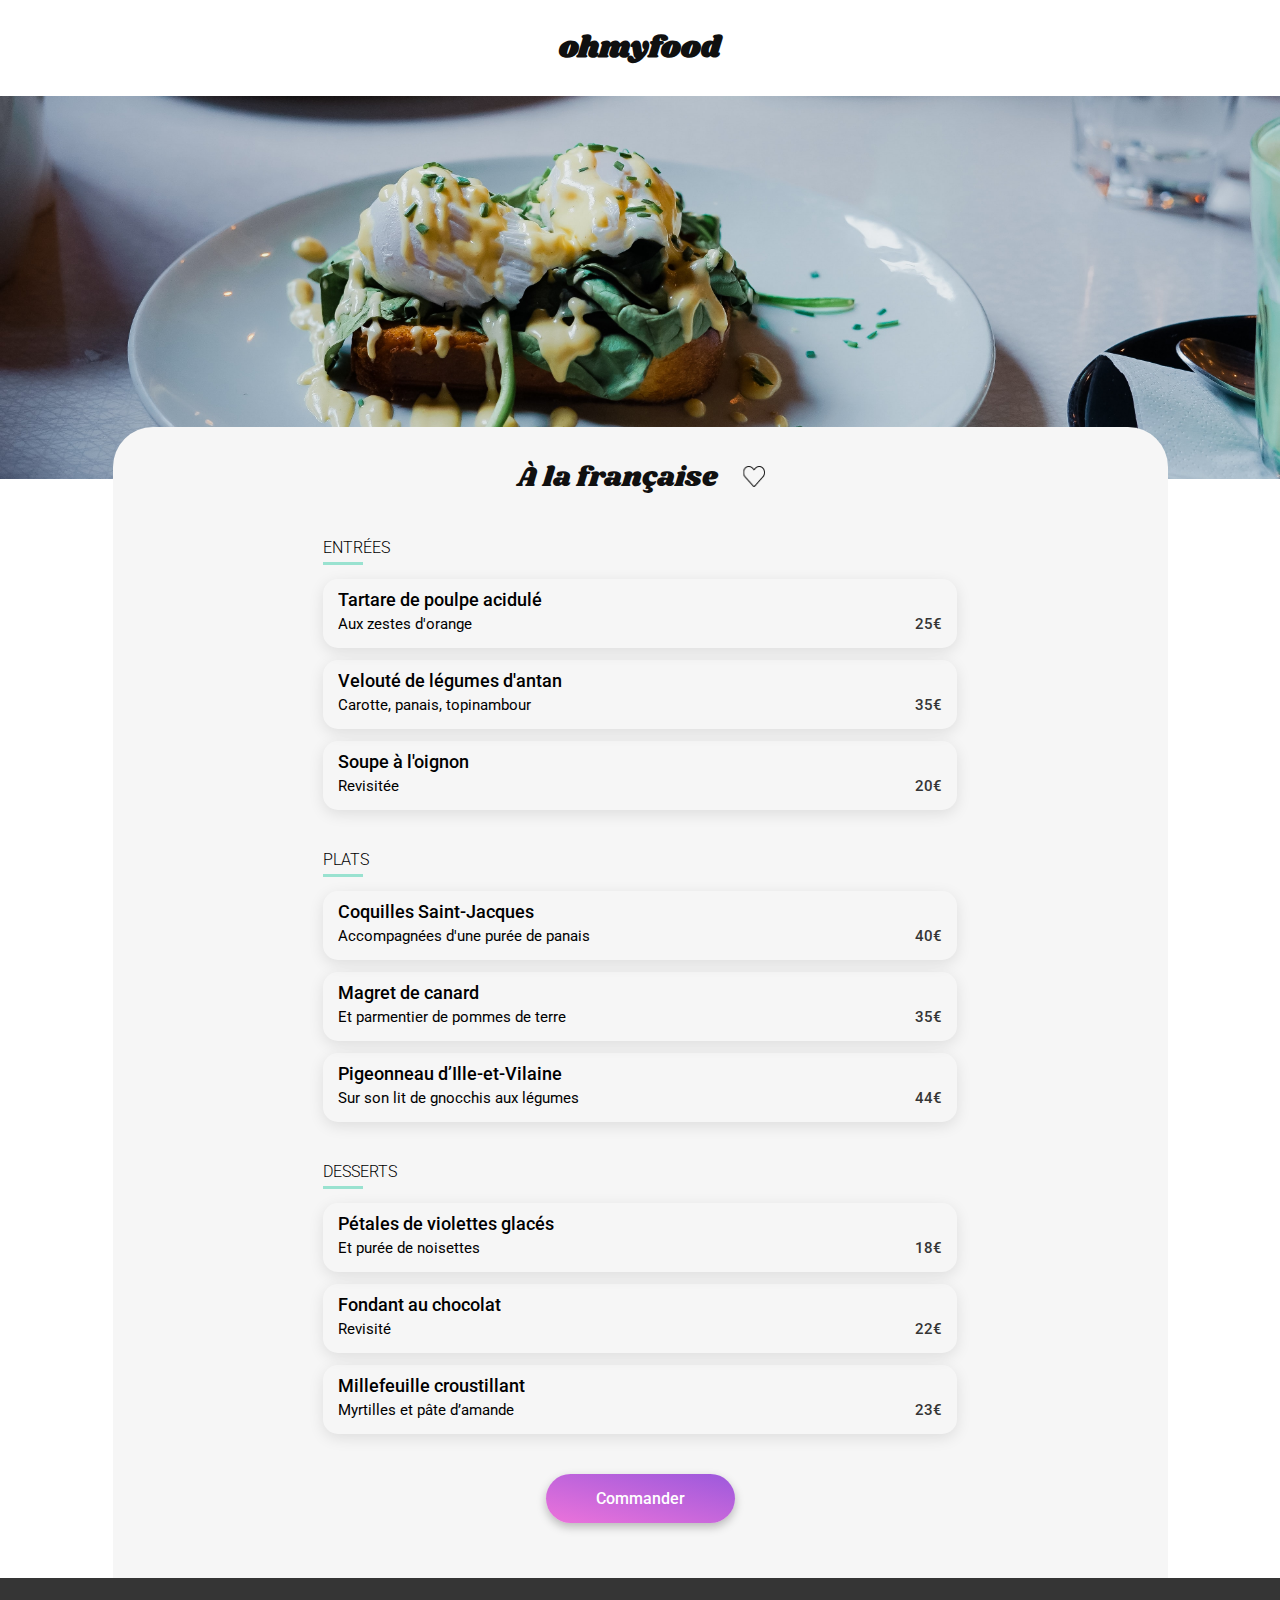
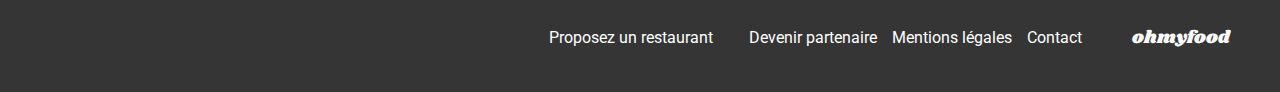
<file: pages/a-la-francaise.html>
<!DOCTYPE html>
<html lang="fr">
  <head>
    <meta charset="UTF-8" />
    <meta name="viewport" content="width=device-width, initial-scale=1.0" />
    <title>Menu - À la française</title>
    <link rel="preconnect" href="https://fonts.googleapis.com" />
    <link rel="preconnect" href="https://fonts.gstatic.com" crossorigin />
    <link
      href="https://fonts.googleapis.com/css2?family=Roboto:ital,wght@0,100;0,300;0,400;0,500;0,700;0,900;1,100;1,300;1,400;1,500;1,700;1,900&family=Shrikhand&display=swap"
      rel="stylesheet"
    />
    <link
      rel="stylesheet"
      href="https://cdnjs.cloudflare.com/ajax/libs/font-awesome/6.2.1/css/all.min.css"
      integrity="sha512-MV7K8+y+gLIBoVD59lQIYicR65iaqukzvf/nwasF0nqhPay5w/9lJmVM2hMDcnK1OnMGCdVK+iQrJ7lzPJQd1w=="
      crossorigin="anonymous"
      referrerpolicy="no-referrer"
    />
    <link rel="stylesheet" href="../assets/css/styles.css" />
  </head>

  <body>
    <header>
      <div class="menu-header">
        <a href="../index.html"><i class="fa-solid fa-arrow-left"></i></a>
        <h1 class="menu-header__logo">ohmyfood</h1>
      </div>
      <div class="menu-header__picture">
        <img
          src="../assets/images/restaurants/toa-heftiba-a-la-francaise.jpg"
          alt="Photo du restaurant À la française"
        />
      </div>
    </header>
    <main class="menu-container">
      <div class="main-title">
        <h2>À la française</h2>
        <div class="menu-favorite">
          <input type="checkbox" id="like-6" />
          <label for="like-6">
            <img
              class="heart"
              src="../assets/images/icon/heart.svg"
              alt="heart"
            />
            <img
              class="heart-activated"
              src="../assets/images/icon/heart-active.svg"
              alt="heart activated"
            />
          </label>
        </div>
      </div>

      <section class="menu">
        <h2>ENTRÉES</h2>

        <input type="checkbox" name="menu-checked" id="menu-checked-20" />
        <label for="menu-checked-20">
          <span class="menu__card menu-1">
            <span class="menu__card-name">
              <span class="menu__card-name--title"
                >Tartare de poulpe acidulé</span
              >
              <span class="menu__card-name--subtitle">Aux zestes d'orange</span>
            </span>
            <span class="menu__card-right-side">
              <span class="menu__card-right-side--price">25€</span>
              <span class="menu__card-right-side--anim-check">
                <img
                  src="../assets/images/icon/menu-selected.svg"
                  alt="Selected icon"
                />
              </span>
            </span>
          </span>
        </label>

        <input type="checkbox" name="menu-checked" id="menu-checked-21" />
        <label for="menu-checked-21">
          <span class="menu__card menu-1">
            <span class="menu__card-name">
              <span class="menu__card-name--title"
                >Velouté de légumes d'antan</span
              >
              <span class="menu__card-name--subtitle"
                >Carotte, panais, topinambour</span
              >
            </span>
            <span class="menu__card-right-side">
              <span class="menu__card-right-side--price">35€</span>
              <span class="menu__card-right-side--anim-check">
                <img
                  src="../assets/images/icon/menu-selected.svg"
                  alt="Selected icon"
                />
              </span>
            </span>
          </span>
        </label>

        <input type="checkbox" name="menu-checked" id="menu-checked-22" />
        <label for="menu-checked-22">
          <span class="menu__card menu-1">
            <span class="menu__card-name">
              <span class="menu__card-name--title">Soupe à l'oignon</span>
              <span class="menu__card-name--subtitle">Revisitée</span>
            </span>
            <span class="menu__card-right-side">
              <span class="menu__card-right-side--price">20€</span>
              <span class="menu__card-right-side--anim-check">
                <img
                  src="../assets/images/icon/menu-selected.svg"
                  alt="Selected icon"
                />
              </span>
            </span>
          </span>
        </label>
      </section>

      <section class="menu">
        <h2>PLATS</h2>

        <input type="checkbox" name="menu-checked" id="menu-checked-23" />
        <label for="menu-checked-23">
          <span class="menu__card menu-2">
            <span class="menu__card-name">
              <span class="menu__card-name--title"
                >Coquilles Saint-Jacques</span
              >
              <span class="menu__card-name--subtitle"
                >Accompagnées d'une purée de panais</span
              >
            </span>
            <span class="menu__card-right-side">
              <span class="menu__card-right-side--price">40€</span>
              <span class="menu__card-right-side--anim-check">
                <img
                  src="../assets/images/icon/menu-selected.svg"
                  alt="Selected icon"
                />
              </span>
            </span>
          </span>
        </label>

        <input type="checkbox" name="menu-checked" id="menu-checked-24" />
        <label for="menu-checked-24">
          <span class="menu__card menu-2">
            <span class="menu__card-name">
              <span class="menu__card-name--title">Magret de canard</span>
              <span class="menu__card-name--subtitle"
                >Et parmentier de pommes de terre</span
              >
            </span>
            <span class="menu__card-right-side">
              <span class="menu__card-right-side--price">35€</span>
              <span class="menu__card-right-side--anim-check">
                <img
                  src="../assets/images/icon/menu-selected.svg"
                  alt="Selected icon"
                />
              </span>
            </span>
          </span>
        </label>

        <input type="checkbox" name="menu-checked" id="menu-checked-25" />
        <label for="menu-checked-25">
          <span class="menu__card menu-2">
            <span class="menu__card-name">
              <span class="menu__card-name--title">
                Pigeonneau d’Ille-et-Vilaine
              </span>
              <span class="menu__card-name--subtitle">
                Sur son lit de gnocchis aux légumes
              </span>
            </span>
            <span class="menu__card-right-side">
              <span class="menu__card-right-side--price">44€</span>
              <span class="menu__card-right-side--anim-check">
                <img
                  src="../assets/images/icon/menu-selected.svg"
                  alt="Selected icon"
                />
              </span>
            </span>
          </span>
        </label>
      </section>

      <section class="menu">
        <h2>DESSERTS</h2>

        <input type="checkbox" name="menu-checked" id="menu-checked-26" />
        <label for="menu-checked-26">
          <span class="menu__card menu-3">
            <span class="menu__card-name">
              <span class="menu__card-name--title"
                >Pétales de violettes glacés</span
              >
              <span class="menu__card-name--subtitle"
                >Et purée de noisettes</span
              >
            </span>
            <span class="menu__card-right-side">
              <span class="menu__card-right-side--price">18€</span>
              <span class="menu__card-right-side--anim-check">
                <img
                  src="../assets/images/icon/menu-selected.svg"
                  alt="Selected icon"
                />
              </span>
            </span>
          </span>
        </label>

        <input type="checkbox" name="menu-checked" id="menu-checked-27" />
        <label for="menu-checked-27">
          <span class="menu__card menu-3">
            <span class="menu__card-name">
              <span class="menu__card-name--title">Fondant au chocolat</span>
              <span class="menu__card-name--subtitle">Revisité</span>
            </span>
            <span class="menu__card-right-side">
              <span class="menu__card-right-side--price">22€</span>
              <span class="menu__card-right-side--anim-check">
                <img
                  src="../assets/images/icon/menu-selected.svg"
                  alt="Selected icon"
                />
              </span>
            </span>
          </span>
        </label>

        <input type="checkbox" name="menu-checked" id="menu-checked-28" />
        <label for="menu-checked-28">
          <span class="menu__card menu-3">
            <span class="menu__card-name">
              <span class="menu__card-name--title"
                >Millefeuille croustillant</span
              >
              <span class="menu__card-name--subtitle"
                >Myrtilles et pâte d’amande</span
              >
            </span>
            <span class="menu__card-right-side">
              <span class="menu__card-right-side--price">23€</span>
              <span class="menu__card-right-side--anim-check">
                <img
                  src="../assets/images/icon/menu-selected.svg"
                  alt="Selected icon"
                />
              </span>
            </span>
          </span>
        </label>
      </section>

      <div class="button-container">
        <a href="#" class="button-primary">Commander</a>
      </div>
    </main>

    <footer class="footer menu-footer">
      <h4>ohmyfood</h4>
      <div class="footer__links">
        <a href="#">
          <i class="fa-solid fa-utensils"></i>
          Proposez un restaurant
        </a>
        <a href="#">
          <i class="fa-solid fa-handshake-angle"></i>
          Devenir partenaire
        </a>
        <a href="#">Mentions légales</a>
        <a href="mailto:contact@ohmyfood.com">Contact</a>
      </div>
    </footer>
  </body>
</html>
</file>
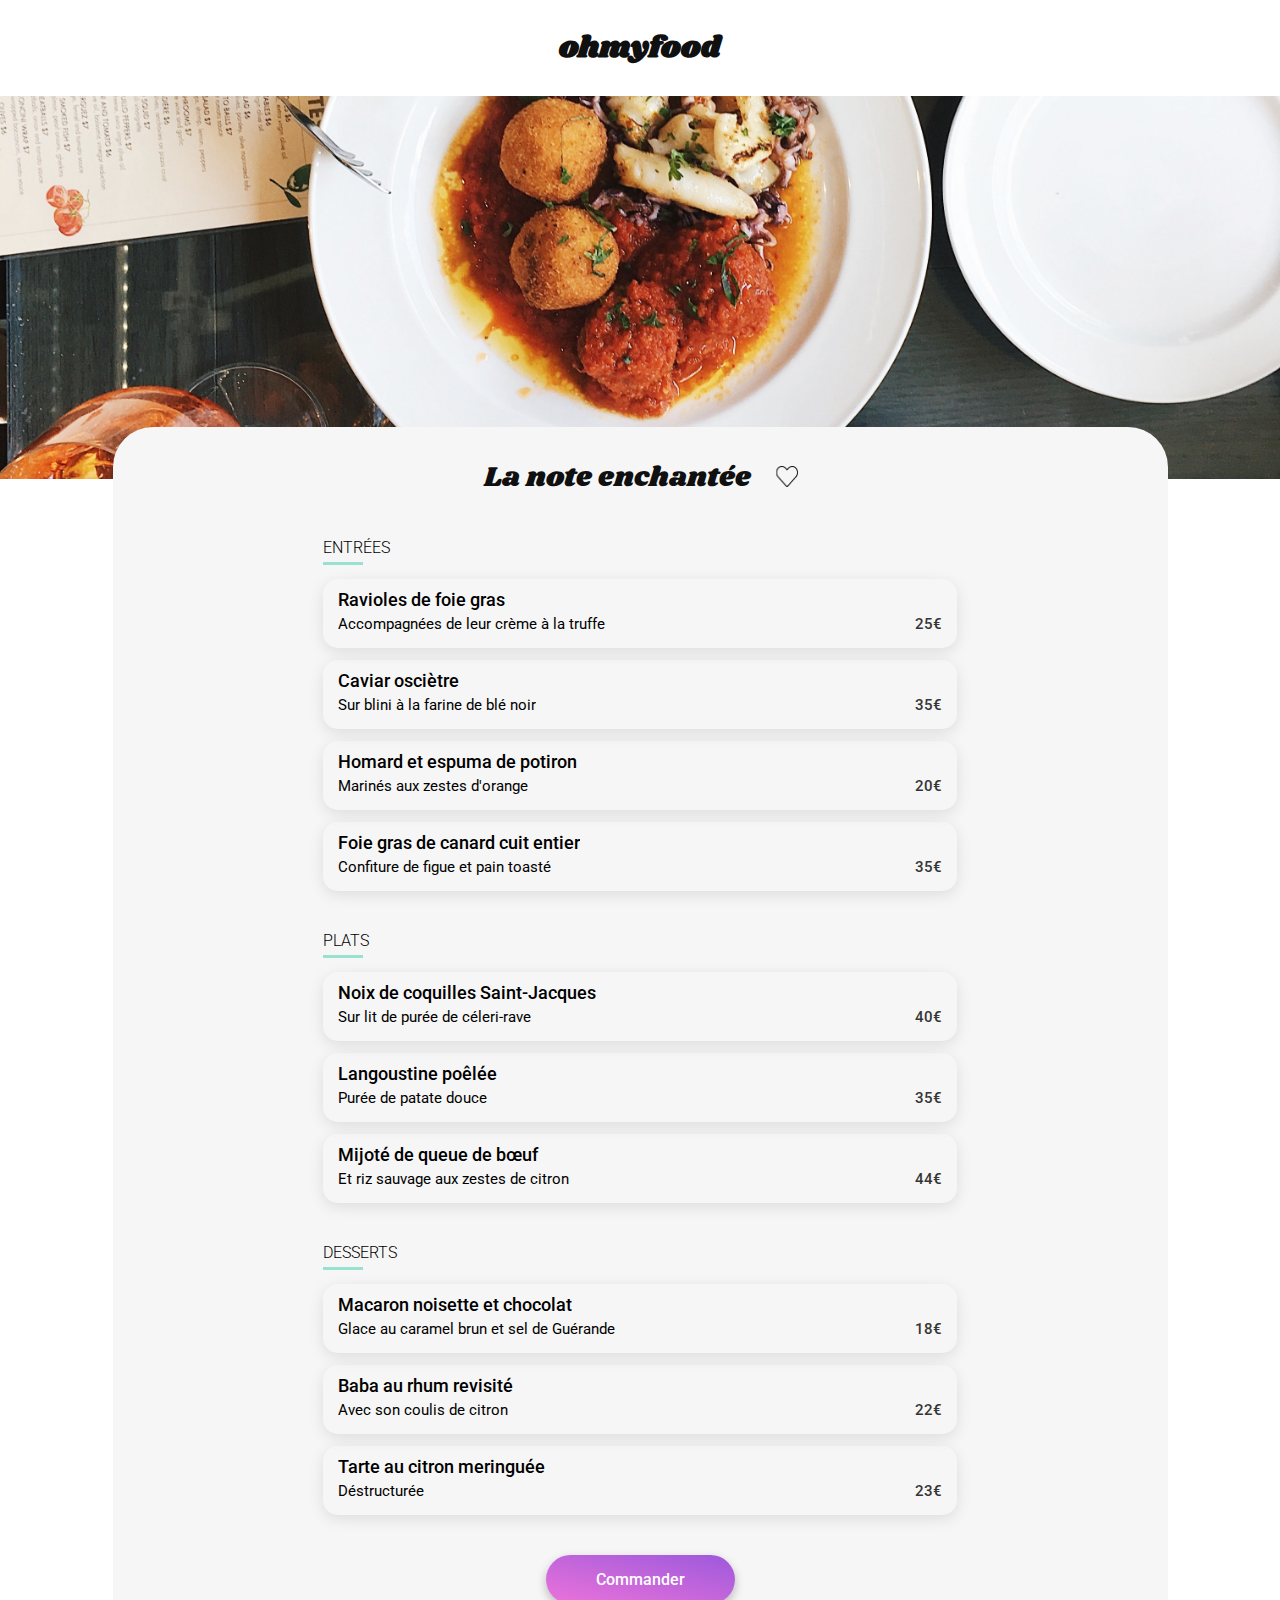
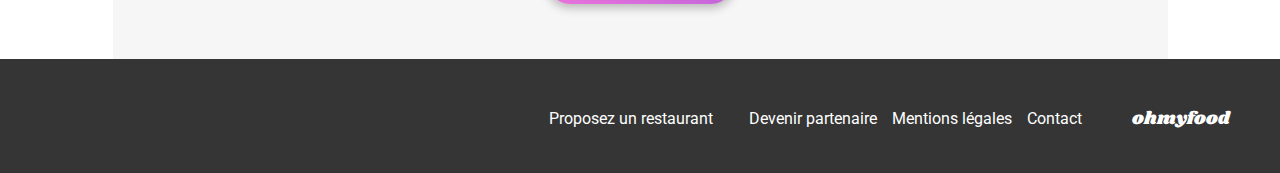
<file: pages/la-note-enchantee.html>
<!DOCTYPE html>
<html lang="fr">
  <head>
    <meta charset="UTF-8" />
    <meta name="viewport" content="width=device-width, initial-scale=1.0" />
    <title>Menu - La note enchantée</title>
    <link rel="preconnect" href="https://fonts.googleapis.com" />
    <link rel="preconnect" href="https://fonts.gstatic.com" crossorigin />
    <link
      href="https://fonts.googleapis.com/css2?family=Roboto:ital,wght@0,100;0,300;0,400;0,500;0,700;0,900;1,100;1,300;1,400;1,500;1,700;1,900&family=Shrikhand&display=swap"
      rel="stylesheet"
    />
    <link
      rel="stylesheet"
      href="https://cdnjs.cloudflare.com/ajax/libs/font-awesome/6.2.1/css/all.min.css"
      integrity="sha512-MV7K8+y+gLIBoVD59lQIYicR65iaqukzvf/nwasF0nqhPay5w/9lJmVM2hMDcnK1OnMGCdVK+iQrJ7lzPJQd1w=="
      crossorigin="anonymous"
      referrerpolicy="no-referrer"
    />
    <link rel="stylesheet" href="../assets/css/styles.css" />
  </head>

  <body>
    <header>
      <div class="menu-header">
        <a href="../index.html"><i class="fa-solid fa-arrow-left"></i></a>
        <h1 class="menu-header__logo">ohmyfood</h1>
      </div>
      <div class="menu-header__picture">
        <img
          src="../assets/images/restaurants/stil-la-note-enchantee.jpg"
          alt="Photo du restaurant La note enchantée"
        />
      </div>
    </header>
    <main class="menu-container">
      <div class="main-title">
        <h2>La note enchantée</h2>
        <div class="menu-favorite">
          <input type="checkbox" id="like-6" />
          <label for="like-6">
            <img
              class="heart"
              src="../assets/images/icon/heart.svg"
              alt="heart"
            />
            <img
              class="heart-activated"
              src="../assets/images/icon/heart-active.svg"
              alt="heart activated"
            />
          </label>
        </div>
      </div>

      <section class="menu">
        <h2>ENTRÉES</h2>
        <input type="checkbox" name="menu-checked" id="menu-checked-10" />
        <label for="menu-checked-10">
          <span class="menu__card menu-1">
            <span class="menu__card-name">
              <span class="menu__card-name--title">Ravioles de foie gras</span>
              <span class="menu__card-name--subtitle"
                >Accompagnées de leur crème à la truffe</span
              >
            </span>
            <span class="menu__card-right-side">
              <span class="menu__card-right-side--price">25€</span>
              <span class="menu__card-right-side--anim-check">
                <img
                  src="../assets/images/icon/menu-selected.svg"
                  alt="Selected icon"
                />
              </span>
            </span>
          </span>
        </label>

        <input type="checkbox" name="menu-checked" id="menu-checked-11" />
        <label for="menu-checked-11">
          <span class="menu__card menu-1">
            <span class="menu__card-name">
              <span class="menu__card-name--title">Caviar osciètre</span>
              <span class="menu__card-name--subtitle"
                >Sur blini à la farine de blé noir</span
              >
            </span>
            <span class="menu__card-right-side">
              <span class="menu__card-right-side--price">35€</span>
              <span class="menu__card-right-side--anim-check">
                <img
                  src="../assets/images/icon/menu-selected.svg"
                  alt="Selected icon"
                />
              </span>
            </span>
          </span>
        </label>

        <input type="checkbox" name="menu-checked" id="menu-checked-12" />
        <label for="menu-checked-12">
          <span class="menu__card menu-1">
            <span class="menu__card-name">
              <span class="menu__card-name--title"
                >Homard et espuma de potiron</span
              >
              <span class="menu__card-name--subtitle"
                >Marinés aux zestes d'orange</span
              >
            </span>
            <span class="menu__card-right-side">
              <span class="menu__card-right-side--price">20€</span>
              <span class="menu__card-right-side--anim-check">
                <img
                  src="../assets/images/icon/menu-selected.svg"
                  alt="Selected icon"
                />
              </span>
            </span>
          </span>
        </label>

        <input type="checkbox" name="menu-checked" id="menu-checked-13" />
        <label for="menu-checked-13">
          <span class="menu__card menu-1">
            <span class="menu__card-name">
              <span class="menu__card-name--title"
                >Foie gras de canard cuit entier</span
              >
              <span class="menu__card-name--subtitle"
                >Confiture de figue et pain toasté</span
              >
            </span>
            <span class="menu__card-right-side">
              <span class="menu__card-right-side--price">35€</span>
              <span class="menu__card-right-side--anim-check">
                <img
                  src="../assets/images/icon/menu-selected.svg"
                  alt="Selected icon"
                />
              </span>
            </span>
          </span>
        </label>
      </section>

      <section class="menu">
        <h2>PLATS</h2>

        <input type="checkbox" name="menu-checked" id="menu-checked-14" />
        <label for="menu-checked-14">
          <span class="menu__card menu-2">
            <span class="menu__card-name">
              <span class="menu__card-name--title"
                >Noix de coquilles Saint-Jacques</span
              >
              <span class="menu__card-name--subtitle"
                >Sur lit de purée de céleri-rave</span
              >
            </span>
            <span class="menu__card-right-side">
              <span class="menu__card-right-side--price">40€</span>
              <span class="menu__card-right-side--anim-check">
                <img
                  src="../assets/images/icon/menu-selected.svg"
                  alt="Selected icon"
                />
              </span>
            </span>
          </span>
        </label>

        <input type="checkbox" name="menu-checked" id="menu-checked-15" />
        <label for="menu-checked-15">
          <span class="menu__card menu-2">
            <span class="menu__card-name">
              <span class="menu__card-name--title">Langoustine poêlée</span>
              <span class="menu__card-name--subtitle"
                >Purée de patate douce</span
              >
            </span>
            <span class="menu__card-right-side">
              <span class="menu__card-right-side--price">35€</span>
              <span class="menu__card-right-side--anim-check">
                <img
                  src="../assets/images/icon/menu-selected.svg"
                  alt="Selected icon"
                />
              </span>
            </span>
          </span>
        </label>

        <input type="checkbox" name="menu-checked" id="menu-checked-16" />
        <label for="menu-checked-16">
          <span class="menu__card menu-2">
            <span class="menu__card-name">
              <span class="menu__card-name--title"
                >Mijoté de queue de bœuf</span
              >
              <span class="menu__card-name--subtitle"
                >Et riz sauvage aux zestes de citron</span
              >
            </span>
            <span class="menu__card-right-side">
              <span class="menu__card-right-side--price">44€</span>
              <span class="menu__card-right-side--anim-check">
                <img
                  src="../assets/images/icon/menu-selected.svg"
                  alt="Selected icon"
                />
              </span>
            </span>
          </span>
        </label>
      </section>

      <section class="menu">
        <h2>DESSERTS</h2>

        <input type="checkbox" name="menu-checked" id="menu-checked-17" />
        <label for="menu-checked-17">
          <span class="menu__card menu-3">
            <span class="menu__card-name">
              <span class="menu__card-name--title"
                >Macaron noisette et chocolat</span
              >
              <span class="menu__card-name--subtitle"
                >Glace au caramel brun et sel de Guérande</span
              >
            </span>
            <span class="menu__card-right-side">
              <span class="menu__card-right-side--price">18€</span>
              <span class="menu__card-right-side--anim-check">
                <img
                  src="../assets/images/icon/menu-selected.svg"
                  alt="Selected icon"
                />
              </span>
            </span>
          </span>
        </label>

        <input type="checkbox" name="menu-checked" id="menu-checked-18" />
        <label for="menu-checked-18">
          <span class="menu__card menu-3">
            <span class="menu__card-name">
              <span class="menu__card-name--title">Baba au rhum revisité</span>
              <span class="menu__card-name--subtitle"
                >Avec son coulis de citron</span
              >
            </span>
            <span class="menu__card-right-side">
              <span class="menu__card-right-side--price">22€</span>
              <span class="menu__card-right-side--anim-check">
                <img
                  src="../assets/images/icon/menu-selected.svg"
                  alt="Selected icon"
                />
              </span>
            </span>
          </span>
        </label>

        <input type="checkbox" name="menu-checked" id="menu-checked-19" />
        <label for="menu-checked-19">
          <span class="menu__card menu-3">
            <span class="menu__card-name">
              <span class="menu__card-name--title"
                >Tarte au citron meringuée</span
              >
              <span class="menu__card-name--subtitle">Déstructurée</span>
            </span>
            <span class="menu__card-right-side">
              <span class="menu__card-right-side--price">23€</span>
              <span class="menu__card-right-side--anim-check">
                <img
                  src="../assets/images/icon/menu-selected.svg"
                  alt="Selected icon"
                />
              </span>
            </span>
          </span>
        </label>
      </section>

      <div class="button-container">
        <a href="#" class="button-primary">Commander</a>
      </div>
    </main>

    <footer class="footer menu-footer">
      <h4>ohmyfood</h4>
      <div class="footer__links">
        <a href="#">
          <i class="fa-solid fa-utensils"></i>
          Proposez un restaurant
        </a>
        <a href="#">
          <i class="fa-solid fa-handshake-angle"></i>
          Devenir partenaire
        </a>
        <a href="#">Mentions légales</a>
        <a href="mailto:contact@ohmyfood.com">Contact</a>
      </div>
    </footer>
  </body>
</html>
</file>
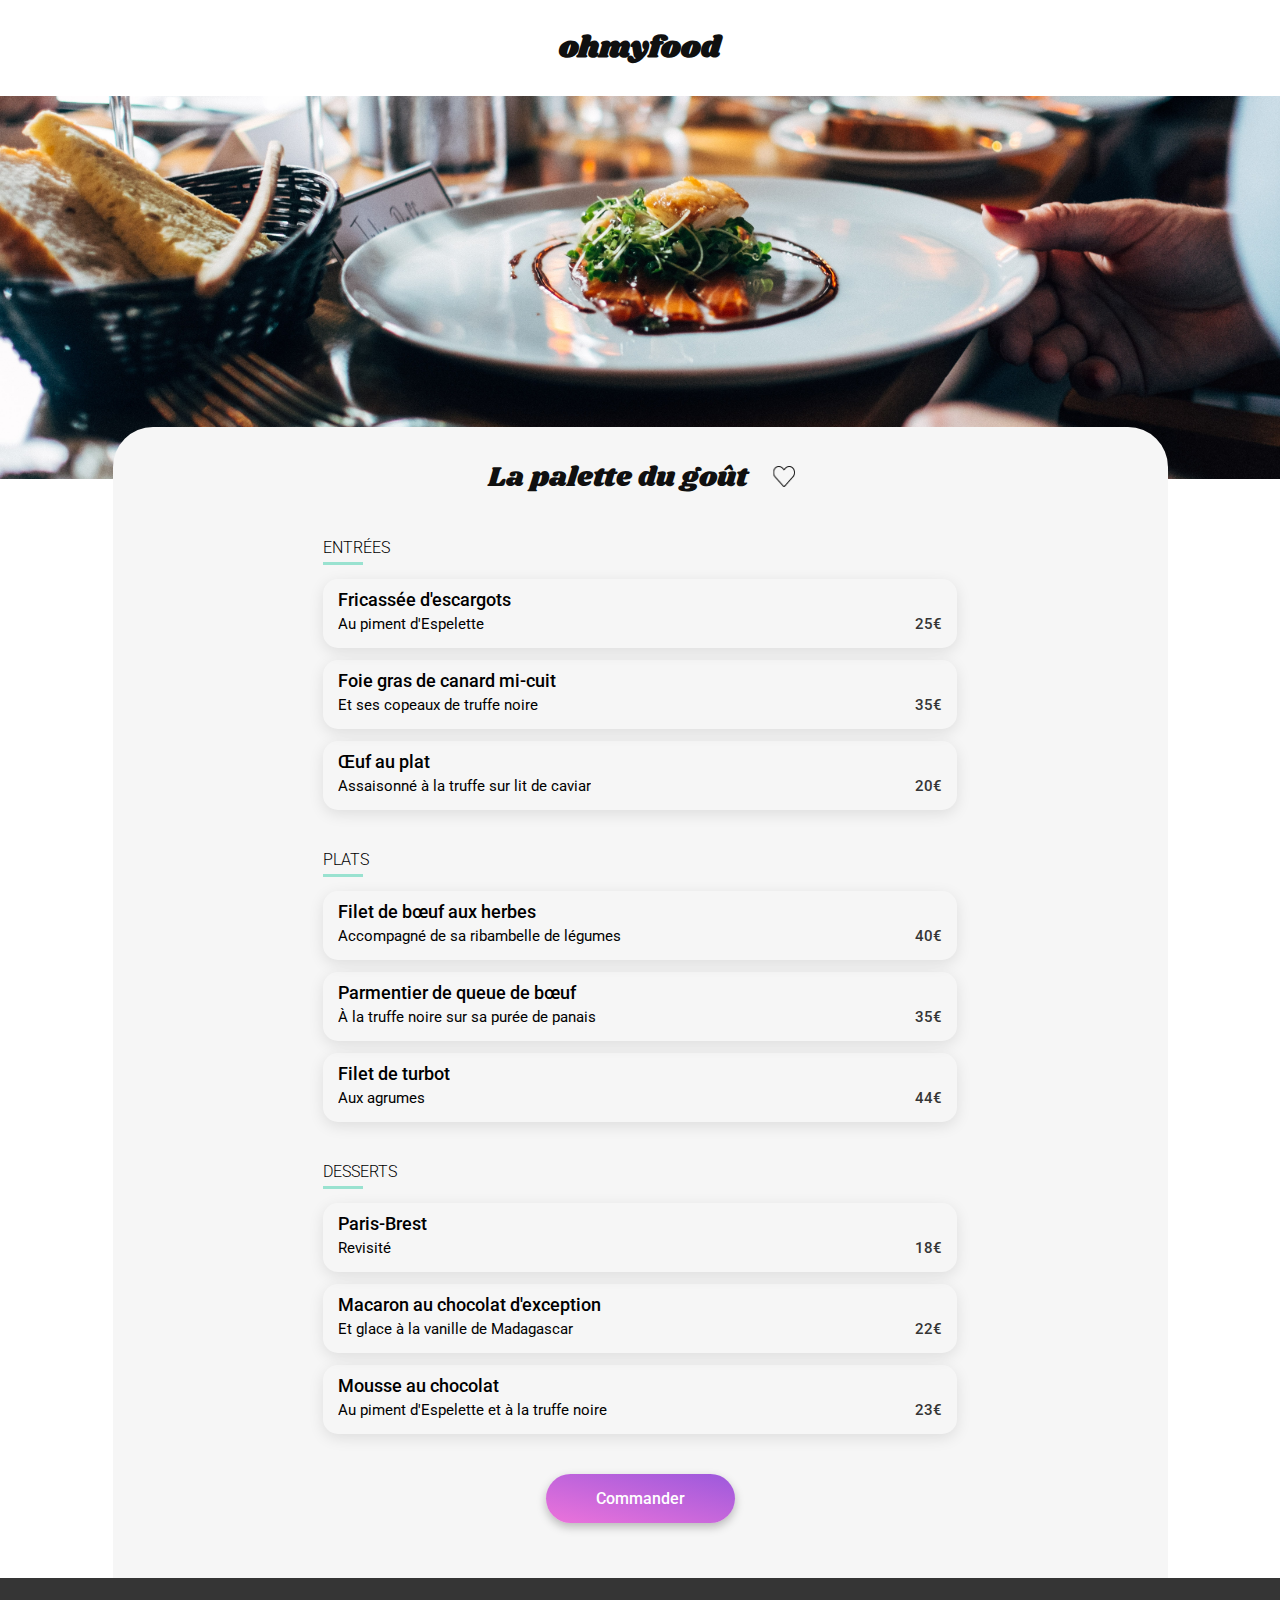
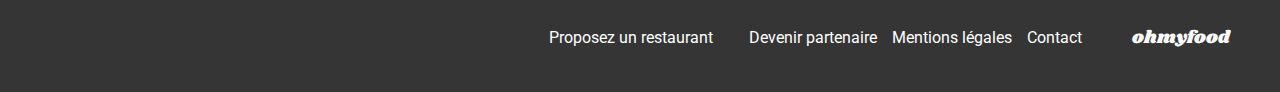
<file: pages/la-palette-du-gout.html>
<!DOCTYPE html>
<html lang="fr">
  <head>
    <meta charset="UTF-8" />
    <meta name="viewport" content="width=device-width, initial-scale=1.0" />
    <title>Menu - La Palette du goût</title>
    <link rel="preconnect" href="https://fonts.googleapis.com" />
    <link rel="preconnect" href="https://fonts.gstatic.com" crossorigin />
    <link
      href="https://fonts.googleapis.com/css2?family=Roboto:ital,wght@0,100;0,300;0,400;0,500;0,700;0,900;1,100;1,300;1,400;1,500;1,700;1,900&family=Shrikhand&display=swap"
      rel="stylesheet"
    />
    <link
      rel="stylesheet"
      href="https://cdnjs.cloudflare.com/ajax/libs/font-awesome/6.2.1/css/all.min.css"
      integrity="sha512-MV7K8+y+gLIBoVD59lQIYicR65iaqukzvf/nwasF0nqhPay5w/9lJmVM2hMDcnK1OnMGCdVK+iQrJ7lzPJQd1w=="
      crossorigin="anonymous"
      referrerpolicy="no-referrer"
    />
    <link rel="stylesheet" href="../assets/css/styles.css" />
  </head>

  <body>
    <header>
      <div class="menu-header">
        <a href="../index.html"><i class="fa-solid fa-arrow-left"></i></a>
        <h1 class="menu-header__logo">ohmyfood</h1>
      </div>
      <div class="menu-header__picture">
        <img
          src="../assets/images/restaurants/jay-wennington-la-palette-du-gout.jpg"
          alt="Photo du restaurant La palette du goût"
        />
      </div>
    </header>

    <main class="menu-container">
      <div class="main-title">
        <h2>La palette du goût</h2>
        <div class="menu-favorite">
          <input type="checkbox" id="like-5" />
          <label for="like-5">
            <img
              class="heart"
              src="../assets/images/icon/heart.svg"
              alt="heart"
            />
            <img
              class="heart-activated"
              src="../assets/images/icon/heart-active.svg"
              alt="heart activated"
            />
          </label>
        </div>
      </div>

      <section class="menu">
        <h2>ENTRÉES</h2>

        <input type="checkbox" name="menu-checked" id="menu-checked-1" />
        <label for="menu-checked-1">
          <span class="menu__card menu-1">
            <span class="menu__card-name">
              <span class="menu__card-name--title">Fricassée d'escargots</span>
              <span class="menu__card-name--subtitle">
                Au piment d'Espelette</span
              >
            </span>
            <span class="menu__card-right-side">
              <span class="menu__card-right-side--price">25€</span>
              <span class="menu__card-right-side--anim-check">
                <img
                  src="../assets/images/icon/menu-selected.svg"
                  alt="Selected icon"
                />
              </span>
            </span>
          </span>
        </label>

        <input type="checkbox" name="menu-checked" id="menu-checked-2" />
        <label for="menu-checked-2">
          <span class="menu__card menu-1">
            <span class="menu__card-name">
              <span class="menu__card-name--title"
                >Foie gras de canard mi-cuit</span
              >
              <span class="menu__card-name--subtitle"
                >Et ses copeaux de truffe noire</span
              >
            </span>
            <span class="menu__card-right-side">
              <span class="menu__card-right-side--price">35€</span>
              <span class="menu__card-right-side--anim-check">
                <img
                  src="../assets/images/icon/menu-selected.svg"
                  alt="Selected icon"
                />
              </span>
            </span>
          </span>
        </label>

        <input type="checkbox" name="menu-checked" id="menu-checked-3" />
        <label for="menu-checked-3">
          <span class="menu__card menu-1">
            <span class="menu__card-name">
              <span class="menu__card-name--title">Œuf au plat</span>
              <span class="menu__card-name--subtitle"
                >Assaisonné à la truffe sur lit de caviar</span
              >
            </span>
            <span class="menu__card-right-side">
              <span class="menu__card-right-side--price">20€</span>
              <span class="menu__card-right-side--anim-check">
                <img
                  src="../assets/images/icon/menu-selected.svg"
                  alt="Selected icon"
                />
              </span>
            </span>
          </span>
        </label>
      </section>

      <section class="menu">
        <h2>PLATS</h2>

        <input type="checkbox" name="menu-checked" id="menu-checked-4" />
        <label for="menu-checked-4">
          <span class="menu__card menu-2">
            <span class="menu__card-name">
              <span class="menu__card-name--title"
                >Filet de bœuf aux herbes</span
              >
              <span class="menu__card-name--subtitle"
                >Accompagné de sa ribambelle de légumes</span
              >
            </span>
            <span class="menu__card-right-side">
              <span class="menu__card-right-side--price">40€</span>
              <span class="menu__card-right-side--anim-check">
                <img
                  src="../assets/images/icon/menu-selected.svg"
                  alt="Selected icon"
                />
              </span>
            </span>
          </span>
        </label>

        <input type="checkbox" name="menu-checked" id="menu-checked-5" />
        <label for="menu-checked-5">
          <span class="menu__card menu-2">
            <span class="menu__card-name">
              <span class="menu__card-name--title"
                >Parmentier de queue de bœuf</span
              >
              <span class="menu__card-name--subtitle"
                >À la truffe noire sur sa purée de panais</span
              >
            </span>
            <span class="menu__card-right-side">
              <span class="menu__card-right-side--price">35€</span>
              <span class="menu__card-right-side--anim-check">
                <img
                  src="../assets/images/icon/menu-selected.svg"
                  alt="Selected icon"
                />
              </span>
            </span>
          </span>
        </label>

        <input type="checkbox" name="menu-checked" id="menu-checked-6" />
        <label for="menu-checked-6">
          <span class="menu__card menu-2">
            <span class="menu__card-name">
              <span class="menu__card-name--title">Filet de turbot</span>
              <span class="menu__card-name--subtitle">Aux agrumes</span>
            </span>
            <span class="menu__card-right-side">
              <span class="menu__card-right-side--price">44€</span>
              <span class="menu__card-right-side--anim-check">
                <img
                  src="../assets/images/icon/menu-selected.svg"
                  alt="Selected icon"
                />
              </span>
            </span>
          </span>
        </label>
      </section>

      <section class="menu">
        <h2>DESSERTS</h2>

        <input type="checkbox" name="menu-checked" id="menu-checked-7" />
        <label for="menu-checked-7">
          <span class="menu__card menu-3">
            <span class="menu__card-name">
              <span class="menu__card-name--title">Paris-Brest</span>
              <span class="menu__card-name--subtitle">Revisité</span>
            </span>
            <span class="menu__card-right-side">
              <span class="menu__card-right-side--price">18€</span>
              <span class="menu__card-right-side--anim-check">
                <img
                  src="../assets/images/icon/menu-selected.svg"
                  alt="Selected icon"
                />
              </span>
            </span>
          </span>
        </label>

        <input type="checkbox" name="menu-checked" id="menu-checked-8" />
        <label for="menu-checked-8">
          <span class="menu__card menu-3">
            <span class="menu__card-name">
              <span class="menu__card-name--title"
                >Macaron au chocolat d'exception</span
              >
              <span class="menu__card-name--subtitle"
                >Et glace à la vanille de Madagascar</span
              >
            </span>
            <span class="menu__card-right-side">
              <span class="menu__card-right-side--price">22€</span>
              <span class="menu__card-right-side--anim-check">
                <img
                  src="../assets/images/icon/menu-selected.svg"
                  alt="Selected icon"
                />
              </span>
            </span>
          </span>
        </label>

        <input type="checkbox" name="menu-checked" id="menu-checked-9" />
        <label for="menu-checked-9">
          <span class="menu__card menu-3">
            <span class="menu__card-name">
              <span class="menu__card-name--title">Mousse au chocolat</span>
              <span class="menu__card-name--subtitle"
                >Au piment d'Espelette et à la truffe noire</span
              >
            </span>
            <span class="menu__card-right-side">
              <span class="menu__card-right-side--price">23€</span>
              <span class="menu__card-right-side--anim-check">
                <img
                  src="../assets/images/icon/menu-selected.svg"
                  alt="Selected icon"
                />
              </span>
            </span>
          </span>
        </label>
      </section>

      <div class="button-container">
        <a href="#" class="button-primary">Commander</a>
      </div>
    </main>

    <footer class="footer menu-footer">
      <h4>ohmyfood</h4>
      <div class="footer__links">
        <a href="#">
          <i class="fa-solid fa-utensils"></i>
          Proposez un restaurant
        </a>
        <a href="#">
          <i class="fa-solid fa-handshake-angle"></i>
          Devenir partenaire
        </a>
        <a href="#">Mentions légales</a>
        <a href="mailto:contact@ohmyfood.com">Contact</a>
      </div>
    </footer>
  </body>
</html>
</file>
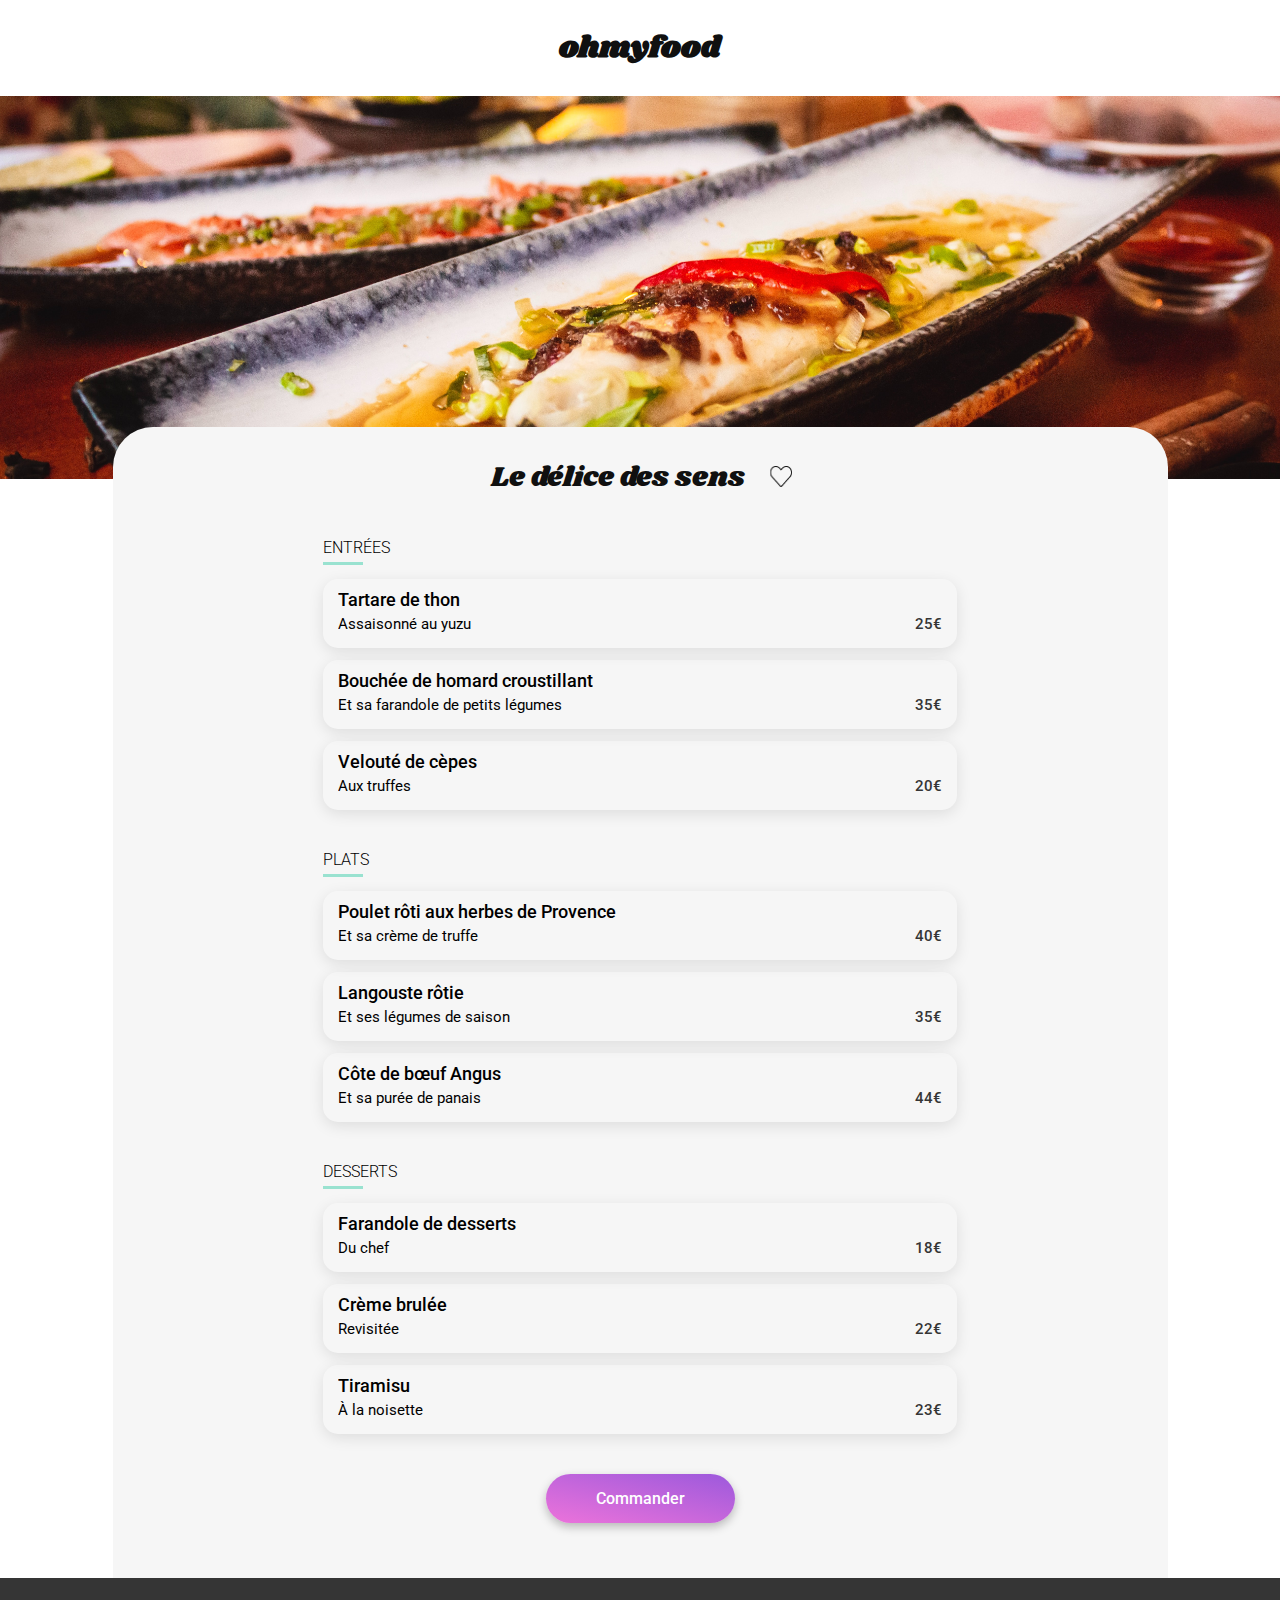
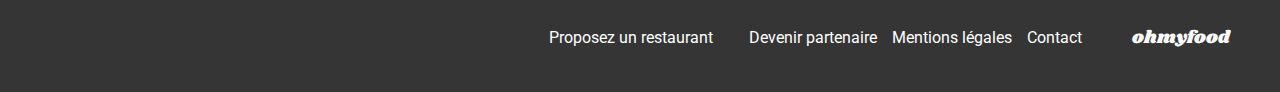
<file: pages/le-delice-des-sens.html>
<!DOCTYPE html>
<html lang="fr">
  <head>
    <meta charset="UTF-8" />
    <meta name="viewport" content="width=device-width, initial-scale=1.0" />
    <title>Menu - Le délice des sens</title>
    <link rel="preconnect" href="https://fonts.googleapis.com" />
    <link rel="preconnect" href="https://fonts.gstatic.com" crossorigin />
    <link
      href="https://fonts.googleapis.com/css2?family=Roboto:ital,wght@0,100;0,300;0,400;0,500;0,700;0,900;1,100;1,300;1,400;1,500;1,700;1,900&family=Shrikhand&display=swap"
      rel="stylesheet"
    />
    <link
      rel="stylesheet"
      href="https://cdnjs.cloudflare.com/ajax/libs/font-awesome/6.2.1/css/all.min.css"
      integrity="sha512-MV7K8+y+gLIBoVD59lQIYicR65iaqukzvf/nwasF0nqhPay5w/9lJmVM2hMDcnK1OnMGCdVK+iQrJ7lzPJQd1w=="
      crossorigin="anonymous"
      referrerpolicy="no-referrer"
    />
    <link rel="stylesheet" href="../assets/css/styles.css" />
  </head>

  <body>
    <header>
      <div class="menu-header">
        <a href="../index.html"><i class="fa-solid fa-arrow-left"></i></a>
        <h1 class="menu-header__logo">ohmyfood</h1>
      </div>
      <div class="menu-header__picture">
        <img
          src="../assets/images/restaurants/louis-hansel-le-delice-des-sens.jpg"
          alt="Photo du restaurant Le délice des sens"
        />
      </div>
    </header>
    <main class="menu-container">
      <div class="main-title">
        <h2>Le délice des sens</h2>
        <div class="menu-favorite">
          <input type="checkbox" id="like-7" />
          <label for="like-7">
            <img
              class="heart"
              src="../assets/images/icon/heart.svg"
              alt="heart"
            />
            <img
              class="heart-activated"
              src="../assets/images/icon/heart-active.svg"
              alt="heart activated"
            />
          </label>
        </div>
      </div>

      <section class="menu">
        <h2>ENTRÉES</h2>

        <input type="checkbox" name="menu-checked" id="menu-checked-29" />
        <label for="menu-checked-29">
          <span class="menu__card menu-1">
            <span class="menu__card-name">
              <span class="menu__card-name--title">Tartare de thon</span>
              <span class="menu__card-name--subtitle">Assaisonné au yuzu</span>
            </span>
            <span class="menu__card-right-side">
              <span class="menu__card-right-side--price">25€</span>
              <span class="menu__card-right-side--anim-check">
                <img
                  src="../assets/images/icon/menu-selected.svg"
                  alt="Selected icon"
                />
              </span>
            </span>
          </span>
        </label>

        <input type="checkbox" name="menu-checked" id="menu-checked-30" />
        <label for="menu-checked-30">
          <span class="menu__card menu-1">
            <span class="menu__card-name">
              <span class="menu__card-name--title"
                >Bouchée de homard croustillant</span
              >
              <span class="menu__card-name--subtitle"
                >Et sa farandole de petits légumes</span
              >
            </span>
            <span class="menu__card-right-side">
              <span class="menu__card-right-side--price">35€</span>
              <span class="menu__card-right-side--anim-check">
                <img
                  src="../assets/images/icon/menu-selected.svg"
                  alt="Selected icon"
                />
              </span>
            </span>
          </span>
        </label>

        <input type="checkbox" name="menu-checked" id="menu-checked-31" />
        <label for="menu-checked-31">
          <span class="menu__card menu-1">
            <span class="menu__card-name">
              <span class="menu__card-name--title">Velouté de cèpes</span>
              <span class="menu__card-name--subtitle">Aux truffes</span>
            </span>
            <span class="menu__card-right-side">
              <span class="menu__card-right-side--price">20€</span>
              <span class="menu__card-right-side--anim-check">
                <img
                  src="../assets/images/icon/menu-selected.svg"
                  alt="Selected icon"
                />
              </span>
            </span>
          </span>
        </label>
      </section>

      <section class="menu">
        <h2>PLATS</h2>

        <input type="checkbox" name="menu-checked" id="menu-checked-32" />
        <label for="menu-checked-32">
          <span class="menu__card menu-2">
            <span class="menu__card-name">
              <span class="menu__card-name--title"
                >Poulet rôti aux herbes de Provence</span
              >
              <span class="menu__card-name--subtitle"
                >Et sa crème de truffe</span
              >
            </span>
            <span class="menu__card-right-side">
              <span class="menu__card-right-side--price">40€</span>
              <span class="menu__card-right-side--anim-check">
                <img
                  src="../assets/images/icon/menu-selected.svg"
                  alt="Selected icon"
                />
              </span>
            </span>
          </span>
        </label>

        <input type="checkbox" name="menu-checked" id="menu-checked-33" />
        <label for="menu-checked-33">
          <span class="menu__card menu-2">
            <span class="menu__card-name">
              <span class="menu__card-name--title">Langouste rôtie</span>
              <span class="menu__card-name--subtitle"
                >Et ses légumes de saison</span
              >
            </span>
            <span class="menu__card-right-side">
              <span class="menu__card-right-side--price">35€</span>
              <span class="menu__card-right-side--anim-check">
                <img
                  src="../assets/images/icon/menu-selected.svg"
                  alt="Selected icon"
                />
              </span>
            </span>
          </span>
        </label>

        <input type="checkbox" name="menu-checked" id="menu-checked-34" />
        <label for="menu-checked-34">
          <span class="menu__card menu-2">
            <span class="menu__card-name">
              <span class="menu__card-name--title">Côte de bœuf Angus</span>
              <span class="menu__card-name--subtitle"
                >Et sa purée de panais</span
              >
            </span>
            <span class="menu__card-right-side">
              <span class="menu__card-right-side--price">44€</span>
              <span class="menu__card-right-side--anim-check">
                <img
                  src="../assets/images/icon/menu-selected.svg"
                  alt="Selected icon"
                />
              </span>
            </span>
          </span>
        </label>
      </section>

      <section class="menu">
        <h2>DESSERTS</h2>

        <input type="checkbox" name="menu-checked" id="menu-checked-35" />
        <label for="menu-checked-35">
          <span class="menu__card menu-3">
            <span class="menu__card-name">
              <span class="menu__card-name--title">Farandole de desserts</span>
              <span class="menu__card-name--subtitle">Du chef</span>
            </span>
            <span class="menu__card-right-side">
              <span class="menu__card-right-side--price">18€</span>
              <span class="menu__card-right-side--anim-check">
                <img
                  src="../assets/images/icon/menu-selected.svg"
                  alt="Selected icon"
                />
              </span>
            </span>
          </span>
        </label>

        <input type="checkbox" name="menu-checked" id="menu-checked-36" />
        <label for="menu-checked-36">
          <span class="menu__card menu-3">
            <span class="menu__card-name">
              <span class="menu__card-name--title">Crème brulée</span>
              <span class="menu__card-name--subtitle">Revisitée</span>
            </span>
            <span class="menu__card-right-side">
              <span class="menu__card-right-side--price">22€</span>
              <span class="menu__card-right-side--anim-check">
                <img
                  src="../assets/images/icon/menu-selected.svg"
                  alt="Selected icon"
                />
              </span>
            </span>
          </span>
        </label>

        <input type="checkbox" name="menu-checked" id="menu-checked-37" />
        <label for="menu-checked-37">
          <span class="menu__card menu-3">
            <span class="menu__card-name">
              <span class="menu__card-name--title">Tiramisu</span>
              <span class="menu__card-name--subtitle">À la noisette</span>
            </span>
            <span class="menu__card-right-side">
              <span class="menu__card-right-side--price">23€</span>
              <span class="menu__card-right-side--anim-check">
                <img
                  src="../assets/images/icon/menu-selected.svg"
                  alt="Selected icon"
                />
              </span>
            </span>
          </span>
        </label>
      </section>

      <div class="button-container">
        <a href="#" class="button-primary">Commander</a>
      </div>
    </main>

    <footer class="footer menu-footer">
      <h4>ohmyfood</h4>
      <div class="footer__links">
        <a href="#">
          <i class="fa-solid fa-utensils"></i>
          Proposez un restaurant
        </a>
        <a href="#">
          <i class="fa-solid fa-handshake-angle"></i>
          Devenir partenaire
        </a>
        <a href="#">Mentions légales</a>
        <a href="mailto:contact@ohmyfood.com">Contact</a>
      </div>
    </footer>
  </body>
</html>
</file>
<file: assets/css/styles.css>
@keyframes fadeOut {
  0% {
    opacity: 0.6;
  }
  95% {
    opacity: 0.6;
  }
  100% {
    opacity: 0;
    visibility: hidden;
  }
}
@keyframes dotSpin {
  0% {
    transform: scale(0.5);
  }
  50% {
    transform: scale(0.8);
  }
  100% {
    transform: scale(1);
  }
}
.loader {
  display: flex;
  flex-direction: column;
  justify-content: center;
  align-items: center;
  flex-wrap: nowrap;
  z-index: 99;
  position: fixed;
  top: 0;
  left: 0;
  overflow: hidden;
  height: 100vh;
  width: 100%;
  background-color: #353535;
  animation: fadeOut 3s forwards;
}
.loader__container {
  position: absolute;
  width: 100px;
  height: 100px;
}
.loader__container-dot {
  position: absolute;
  width: 15px;
  height: 15px;
  background-color: #ff79da;
  border-radius: 50%;
  animation: dotSpin 1.5s ease-in infinite;
}
.loader__container-dot:nth-child(1) {
  top: 0;
  left: 50%;
  animation-delay: 0s;
}
.loader__container-dot:nth-child(2) {
  top: 14.64%;
  left: 85.36%;
  animation-delay: 0.15s;
}
.loader__container-dot:nth-child(3) {
  top: 50%;
  left: 100%;
  animation-delay: 0.3s;
}
.loader__container-dot:nth-child(4) {
  top: 85.36%;
  left: 85.36%;
  animation-delay: 0.45s;
}
.loader__container-dot:nth-child(5) {
  top: 100%;
  left: 50%;
  animation-delay: 0.6s;
}
.loader__container-dot:nth-child(6) {
  top: 85.36%;
  left: 14.64%;
  animation-delay: 0.75s;
}
.loader__container-dot:nth-child(7) {
  top: 50%;
  left: 0;
  animation-delay: 0.9s;
}
.loader__container-dot:nth-child(8) {
  top: 14.64%;
  left: 14.64%;
  animation-delay: 1.05s;
}

.menu-1 {
  animation: slideIn 1s forwards;
}

.menu-2 {
  animation: slideIn 1s forwards 150ms;
}

.menu-3 {
  animation: slideIn 1s forwards 300ms;
}

@keyframes slideIn {
  from {
    transform: translateX(-100%);
    opacity: 0;
  }
  to {
    transform: translateX(0);
    opacity: 1;
  }
}
input {
  display: none;
}

.menu__card-right-side--anim-check {
  transform-origin: right;
  transition: all 300ms ease-in-out;
}
.menu__card-right-side--anim-check img {
  width: 0;
  transition: all 200ms 100ms ease-out;
}

@media (min-width: 1024px) {
  .menu__card:hover .menu__card-right-side--anim-check {
    width: 20px;
    transition: all 150ms ease-in;
  }
  .menu__card:hover .menu__card-right-side--anim-check img {
    width: 0;
    transition: all 300ms ease-in;
  }
}

input:checked + label .menu__card-right-side--anim-check {
  width: 59px;
  transition: width 300ms ease-in;
}
input:checked + label .menu__card-right-side--anim-check img {
  width: auto;
  transition: width 200ms 100ms ease-out;
}

@media (min-width: 1024px) {
  input:checked + label:hover .menu__card-right-side--anim-check {
    width: 59px;
    transition: all 400ms ease-in;
  }
  input:checked + label:hover .menu__card-right-side--anim-check img {
    width: auto;
  }
}

* {
  font-family: "Roboto";
  margin: 0;
  padding: 0;
  box-sizing: border-box;
}

a {
  text-decoration: none;
  color: black;
}

h1 {
  font-family: "Shrikhand";
  font-size: 1.875rem;
  color: #101010;
}

h2 {
  font-size: 1.5rem;
  font-weight: 700;
}

h3 {
  font-size: 1.125rem;
  font-weight: 700;
}

h4 {
  font-family: "Shrikhand";
  font-size: 1.125rem;
  font-weight: 400;
}

.section-title {
  width: 100%;
  margin: 0 auto;
}
.section-title h2 {
  text-align: left;
}

.header__logo, .menu-header__logo {
  display: flex;
  flex-direction: row;
  justify-content: center;
  align-items: center;
  flex-wrap: nowrap;
  width: 100%;
  height: 63px;
  box-shadow: 0px 2px 4px 0px rgba(0, 0, 0, 0.1490196078);
  z-index: 2;
  position: relative;
}
@media (min-width: 768px) {
  .header__logo, .menu-header__logo {
    height: 93px;
    box-shadow: none;
  }
}
.header__location {
  display: flex;
  flex-direction: row;
  justify-content: center;
  align-items: center;
  flex-wrap: nowrap;
  position: relative;
  z-index: 1;
  height: 50px;
  width: 100%;
  text-align: center;
  background-color: #eaeaea;
  box-shadow: 0px 4px 10px 0px rgba(0, 0, 0, 0.2509803922);
  color: #353535;
}
.header__location i {
  margin-right: 15px;
}
.header__location p {
  font-size: 0.938rem;
  font-weight: 500;
}
@media (min-width: 768px) {
  .header__location {
    box-shadow: none;
  }
}

.menu-header {
  display: flex;
  flex-direction: row;
  justify-content: center;
  align-items: center;
  flex-wrap: nowrap;
  height: 63px;
  position: absolute;
  width: 100%;
  margin: auto;
}
@media (min-width: 768px) {
  .menu-header {
    height: 96px;
  }
}
.menu-header a {
  font-size: 1.5rem;
  position: absolute;
  left: 20px;
  color: #353535;
  z-index: 10;
}
.menu-header__logo {
  box-shadow: none;
}
.menu-header__picture {
  position: relative;
  top: 63px;
}
@media (min-width: 768px) {
  .menu-header__picture {
    top: 96px;
  }
}
.menu-header__picture img {
  width: 100%;
  height: 275px;
  object-fit: cover;
  object-position: 50% 65%;
}
@media (min-width: 768px) {
  .menu-header__picture img {
    height: 383px;
  }
}

.footer {
  display: flex;
  flex-direction: column;
  justify-content: flex-start;
  align-items: stretch;
  flex-wrap: nowrap;
  padding: 25px;
  gap: 15px;
  background-color: #353535;
  color: white;
}
@media (min-width: 768px) {
  .footer {
    display: flex;
    flex-direction: row-reverse;
    justify-content: flex-start;
    align-items: center;
    flex-wrap: nowrap;
    box-sizing: border-box;
    height: 114px;
    padding-top: 30px;
    padding-right: 50px;
  }
}
@media (min-width: 1024px) {
  .footer {
    gap: 50px;
  }
}
.footer__links {
  display: flex;
  flex-direction: column;
  justify-content: flex-start;
  align-items: stretch;
  flex-wrap: nowrap;
  gap: 10px;
}
@media (min-width: 768px) {
  .footer__links {
    display: flex;
    flex-direction: row;
    justify-content: flex-start;
    align-items: stretch;
    flex-wrap: nowrap;
    gap: 15px;
  }
}
.footer__links a {
  display: flex;
  flex-direction: row;
  justify-content: flex-start;
  align-items: center;
  flex-wrap: nowrap;
  color: white;
  gap: 10px;
}
.footer__links a i {
  font-size: 12px;
  height: 13px;
  width: 11px;
}

@media (min-width: 768px) {
  .menu-footer {
    position: relative;
    top: 40px;
  }
}

.button-container a, .introduction .button-primary {
  color: white;
  background: linear-gradient(193.33deg, #9356dc -11.44%, #ff79da 123.93%);
  border: none;
  border-radius: 25px;
  box-shadow: 0px 4px 10px 0px rgba(0, 0, 0, 0.2509803922);
  padding: 15px 20px;
  font-weight: 500;
  transition: all 300ms ease-out;
}
.button-container a:hover, .introduction .button-primary:hover {
  background: linear-gradient(193.33deg, rgba(147, 86, 220, 0.8) -11.44%, rgba(255, 121, 218, 0.8) 123.93%);
  box-shadow: 0px 6px 15px 0px rgba(0, 0, 0, 0.5019607843);
}

.tutorial__step-content {
  display: flex;
  flex-direction: row;
  justify-content: flex-start;
  align-items: center;
  flex-wrap: nowrap;
  width: 100%;
  position: relative;
  margin-left: 15px;
  padding: 25px 15px;
  background-color: #f6f6f6;
  border: #f6f6f6;
  border-radius: 20px;
  box-shadow: 0px 4px 15px 0px rgba(0, 0, 0, 0.1490196078);
  gap: 15px;
  font-weight: 500;
}

.tutorial__step-number {
  display: flex;
  flex-direction: row;
  justify-content: center;
  align-items: center;
  flex-wrap: nowrap;
  position: absolute;
  z-index: 1;
  width: 24px;
  height: 24px;
  background-color: #9356dc;
  color: #f6f6f6;
  border-radius: 100%;
  font-size: 0.875rem;
  font-weight: 500;
}

.main-title .menu-favorite, .card-favorite {
  position: relative;
}
.main-title .menu-favorite input, .card-favorite input {
  display: none;
}
.main-title .menu-favorite label, .card-favorite label {
  cursor: pointer;
}
.main-title .menu-favorite label .heart, .card-favorite label .heart,
.main-title .menu-favorite label .heart-activated,
.card-favorite label .heart-activated {
  width: 22px;
  height: 21px;
  transition: opacity 300ms;
}
.main-title .menu-favorite label .heart-activated, .card-favorite label .heart-activated {
  opacity: 0;
}
.main-title .menu-favorite input:checked + label .heart, .card-favorite input:checked + label .heart {
  opacity: 0;
  transition: opacity 300ms;
}
.main-title .menu-favorite input:checked + label .heart-activated, .card-favorite input:checked + label .heart-activated {
  opacity: 1;
  transition: opacity 300ms;
}

.introduction {
  text-align: center;
  padding: 40px 20px 70px;
  background-color: #f6f6f6;
}
.introduction h2 {
  padding: 0 20px;
  margin-bottom: 20px;
}
@media (min-width: 768px) {
  .introduction h2 {
    font-size: 40px;
  }
}
.introduction p {
  color: #353535;
  margin-bottom: 40px;
}
.introduction a {
  margin-top: 20px;
  margin-bottom: 55px;
}

.tutorial {
  display: flex;
  flex-direction: column;
  justify-content: flex-start;
  align-items: stretch;
  flex-wrap: nowrap;
  padding: 50px 20px 65px;
  gap: 30px;
}
.tutorial__title {
  max-width: 1080px;
  justify-content: flex-start;
}
.tutorial__steps {
  display: flex;
  flex-direction: column;
  justify-content: center;
  align-items: stretch;
  flex-wrap: nowrap;
  max-width: 1080px;
  justify-content: flex-start;
  width: 100%;
  gap: 20px;
}
@media (min-width: 768px) {
  .tutorial__steps {
    flex-flow: row nowrap;
    width: 100%;
  }
}
@media (min-width: 1024px) {
  .tutorial__steps {
    margin: auto;
    justify-content: flex-start;
    box-sizing: border-box;
  }
}
.tutorial__step {
  display: flex;
  flex-direction: row;
  justify-content: flex-start;
  align-items: center;
  flex-wrap: nowrap;
  position: relative;
  min-width: 335px;
}
@media (min-width: 768px) {
  .tutorial__step {
    width: 30%;
    min-width: 235px;
    max-width: 335px;
  }
}
@media (min-width: 1024px) {
  .tutorial__step {
    width: 335px;
  }
}
.tutorial__step-content {
  display: flex;
  flex-direction: row;
  justify-content: flex-start;
  align-items: center;
  flex-wrap: nowrap;
}
.tutorial__step-icon {
  margin-left: 15px;
  color: #7e7e7e;
}
.tutorial__step-icon--purple {
  color: #9356dc;
}

.restaurants {
  display: flex;
  flex-direction: column;
  justify-content: flex-start;
  align-items: stretch;
  flex-wrap: nowrap;
  padding: 60px 20px;
  gap: 25px;
  background-color: #f6f6f6;
  width: 100%;
}
.restaurants__title {
  max-width: 1080px;
}
.restaurants__cards {
  display: flex;
  flex-direction: column;
  justify-content: flex-start;
  align-items: center;
  flex-wrap: nowrap;
  gap: 15px;
  max-width: 1080px;
}
@media (min-width: 768px) {
  .restaurants__cards {
    flex-flow: row wrap;
    justify-content: space-between;
    gap: 20px;
  }
}
@media (min-width: 1024px) {
  .restaurants__cards {
    gap: 50px;
    margin: auto;
  }
}

.card {
  position: relative;
  max-width: 490px;
  width: 100%;
}
@media (min-width: 768px) {
  .card {
    width: 47%;
  }
}
.card__article {
  display: flex;
  flex-direction: column;
  justify-content: flex-start;
  align-items: stretch;
  flex-wrap: nowrap;
  overflow: hidden;
  height: 251px;
  border-radius: 15px;
  box-shadow: 0px 4.01px 15.04px 0px rgba(0, 0, 0, 0.1019607843);
  background-color: #ffffff;
}
.card__article-header {
  position: relative;
  overflow: hidden;
  height: 70%;
}
.card__article-header img {
  height: 175px;
  width: 100%;
  object-fit: cover;
}
.card__article-header--status {
  position: absolute;
  z-index: 1;
  top: 15px;
  right: 15px;
  padding: 7px 12px;
  color: #008766;
  background-color: #99e2d0;
  border: none;
  border-radius: 2px;
  box-shadow: 0px 2px 4px 0px rgba(0, 0, 0, 0.1490196078);
  font-size: 0.875rem;
  font-weight: 500;
}
.card__article-content {
  display: flex;
  flex-direction: row;
  justify-content: space-between;
  align-items: center;
  flex-wrap: nowrap;
  padding: 0 20px 0 15px;
  height: 30%;
}
.card__article-content-text {
  display: flex;
  flex-direction: column;
  justify-content: flex-start;
  align-items: stretch;
  flex-wrap: nowrap;
  gap: 5px;
}
.card__article-content-text p {
  font-size: 1.063rem;
}
.card-favorite {
  position: relative;
}
.card-favorite .heart,
.card-favorite .heart-activated {
  position: absolute;
  bottom: 30px;
  right: 25px;
}

.menu-container {
  position: relative;
  padding: 15px;
  background: #f6f6f6;
  border-radius: 40px 40px 0 0;
}
@media (min-width: 768px) {
  .menu-container {
    max-width: 1055px;
    margin: 0 auto;
    top: 40px;
  }
}

.main-title {
  display: flex;
  flex-direction: row;
  justify-content: space-between;
  align-items: center;
  flex-wrap: nowrap;
  padding: 15px 20px 40px;
  padding-left: 0%;
}
@media (min-width: 768px) {
  .main-title {
    justify-content: center;
    gap: 25px;
  }
}
.main-title h2 {
  font-family: "Shrikhand";
  font-size: 28px;
  font-weight: 400;
  color: #101010;
}
.main-title .menu-favorite {
  display: flex;
  flex-direction: row;
  justify-content: center;
  align-items: center;
  flex-wrap: nowrap;
}
.main-title .menu-favorite label .heart,
.main-title .menu-favorite label .heart-activated {
  position: absolute;
  right: 10px;
  top: -12px;
}
@media (min-width: 768px) {
  .main-title .menu-favorite label .heart,
  .main-title .menu-favorite label .heart-activated {
    right: auto;
  }
}

.menu {
  display: flex;
  flex-direction: column;
  justify-content: flex-start;
  align-items: stretch;
  flex-wrap: nowrap;
  gap: 12px;
  margin-bottom: 40px;
}
@media (min-width: 768px) {
  .menu {
    max-width: 634px;
    margin: auto;
    margin-bottom: 40px;
  }
}
.menu h2 {
  position: relative;
  display: inline-block;
  margin-bottom: 10px;
  font-size: 1rem;
  font-weight: 300;
}
.menu h2::after {
  content: "";
  position: absolute;
  left: 0;
  bottom: -8px;
  width: 40px;
  height: 3px;
  background-color: #99e2d0;
}

.menu__card {
  display: flex;
  flex-direction: row;
  justify-content: space-between;
  align-items: flex-end;
  flex-wrap: nowrap;
  max-height: 69px;
  padding: 15px 15px;
  border-radius: 15px;
  box-shadow: 0px 4.01px 15.04px 0px rgba(0, 0, 0, 0.1019607843);
  cursor: pointer;
}
.menu__card-name {
  display: flex;
  flex-direction: column;
  justify-content: center;
  align-items: stretch;
  flex-wrap: nowrap;
  gap: 5px;
  overflow: hidden;
  text-overflow: ellipsis;
  white-space: nowrap;
  padding-right: 5px;
}
.menu__card-name--title {
  font-weight: 500;
  overflow: hidden;
  text-overflow: ellipsis;
  font-size: 1.125rem;
}
.menu__card-name--subtitle {
  font-size: 0.938rem;
  overflow: hidden;
  text-overflow: ellipsis;
}
.menu__card-right-side {
  display: flex;
  flex-direction: row;
  justify-content: flex-start;
  align-items: flex-end;
  flex-wrap: nowrap;
}
.menu__card-right-side--price {
  display: flex;
  flex-direction: row;
  justify-content: flex-end;
  align-items: stretch;
  flex-wrap: nowrap;
  font-size: 0.938rem;
  font-weight: 500;
  color: #353535;
}
.menu__card-right-side--anim-check {
  display: flex;
  flex-direction: row;
  justify-content: center;
  align-items: center;
  flex-wrap: nowrap;
  position: relative;
  bottom: -15px;
  right: -15px;
  width: 0;
  height: 69px;
  border-radius: 0 15px 15px 0;
  color: #99e2d0;
  background-color: #99e2d0;
}

section:nth-of-type(3) {
  margin-bottom: 0;
}

.button-container {
  display: flex;
  flex-direction: row;
  justify-content: center;
  align-items: stretch;
  flex-wrap: nowrap;
  margin-top: 30px;
  margin-bottom: 15px;
}
@media (min-width: 768px) {
  .button-container {
    margin: 40px auto;
  }
}
.button-container a {
  display: inline-block;
  padding: 15px 50px;
}
</file>
